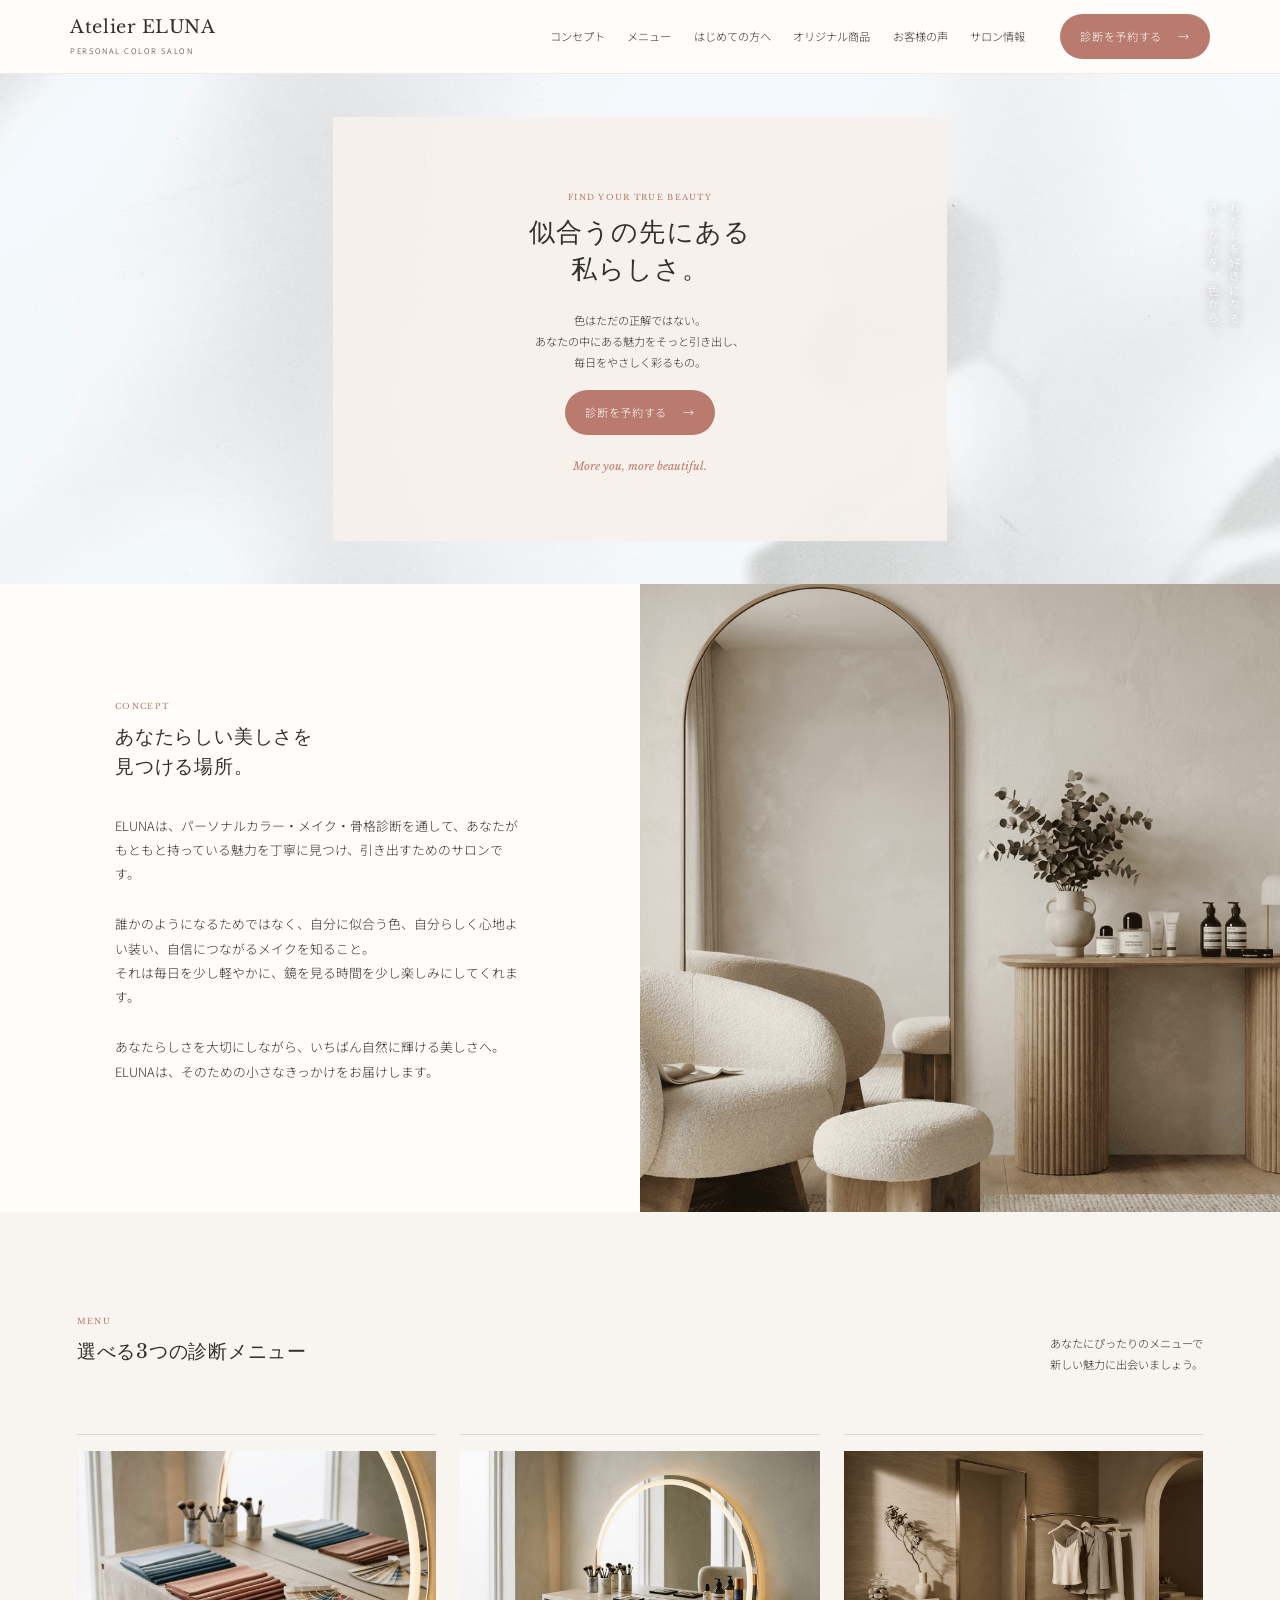
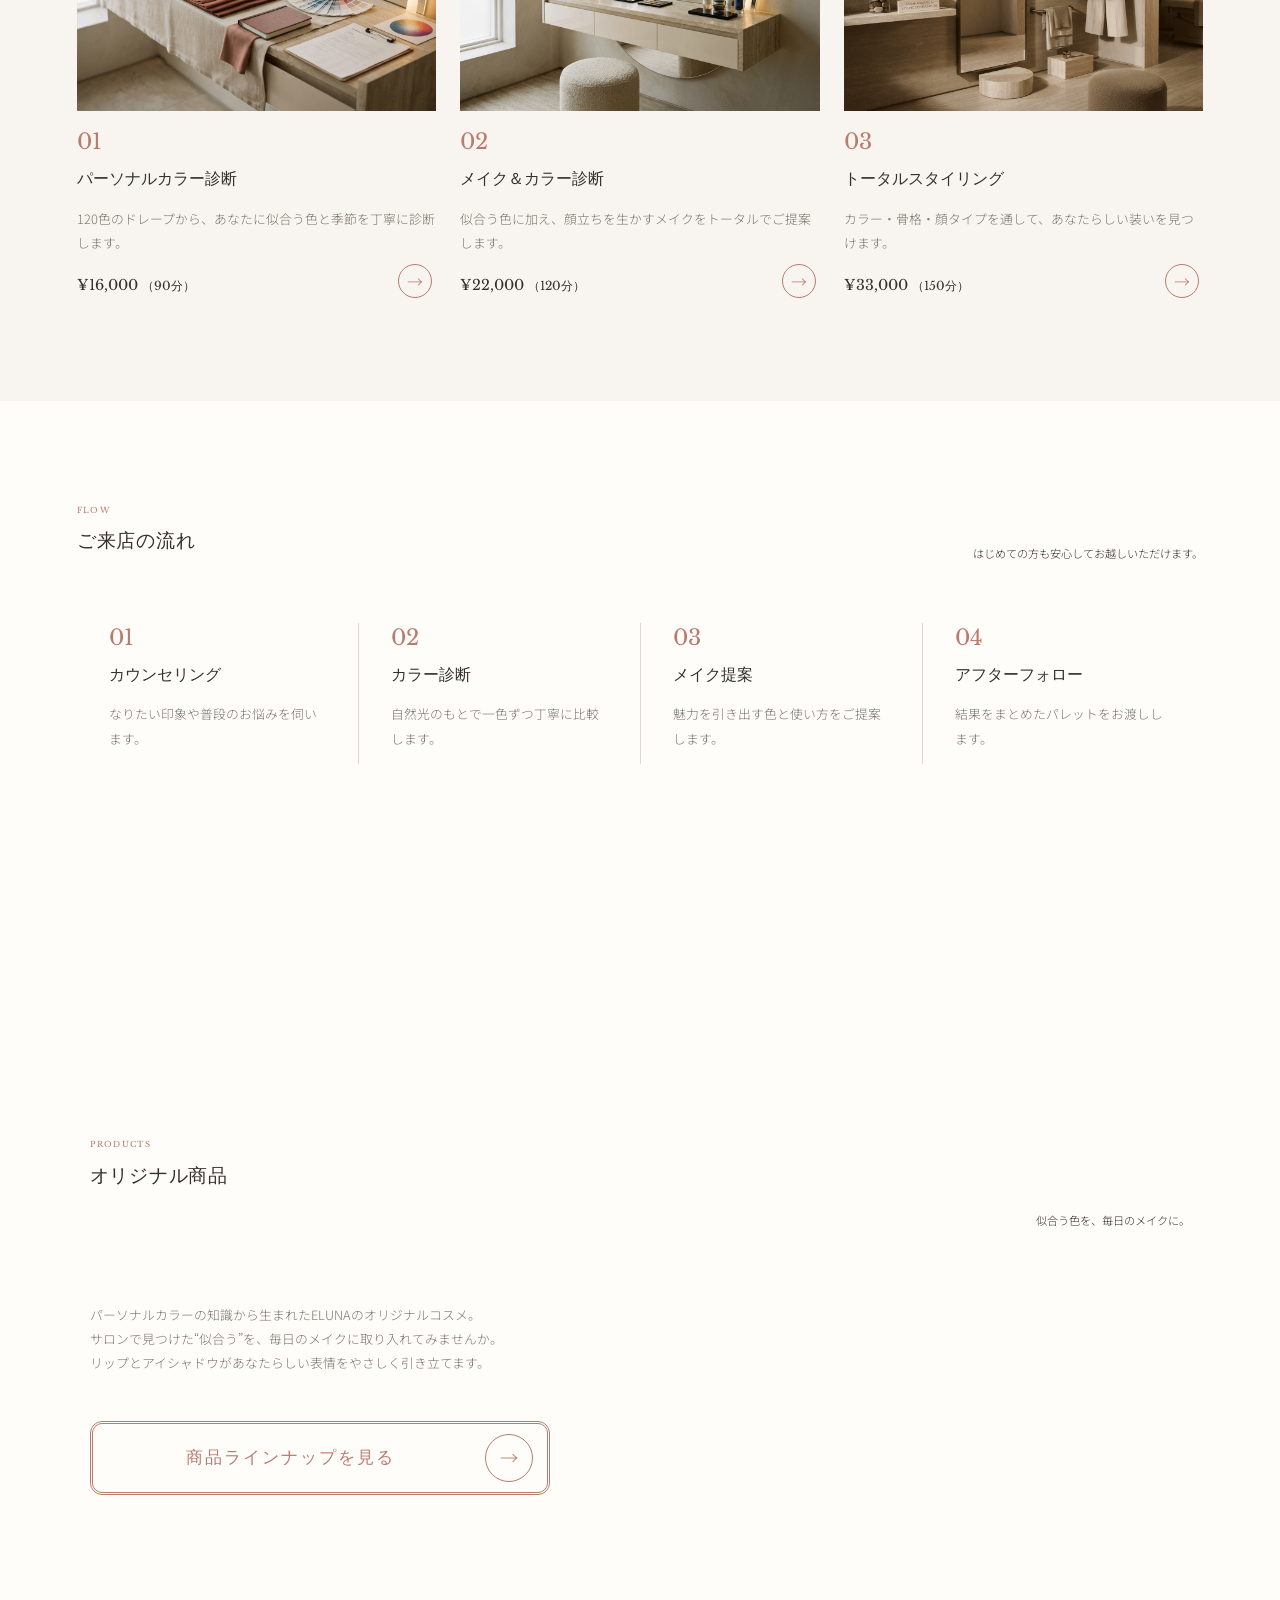
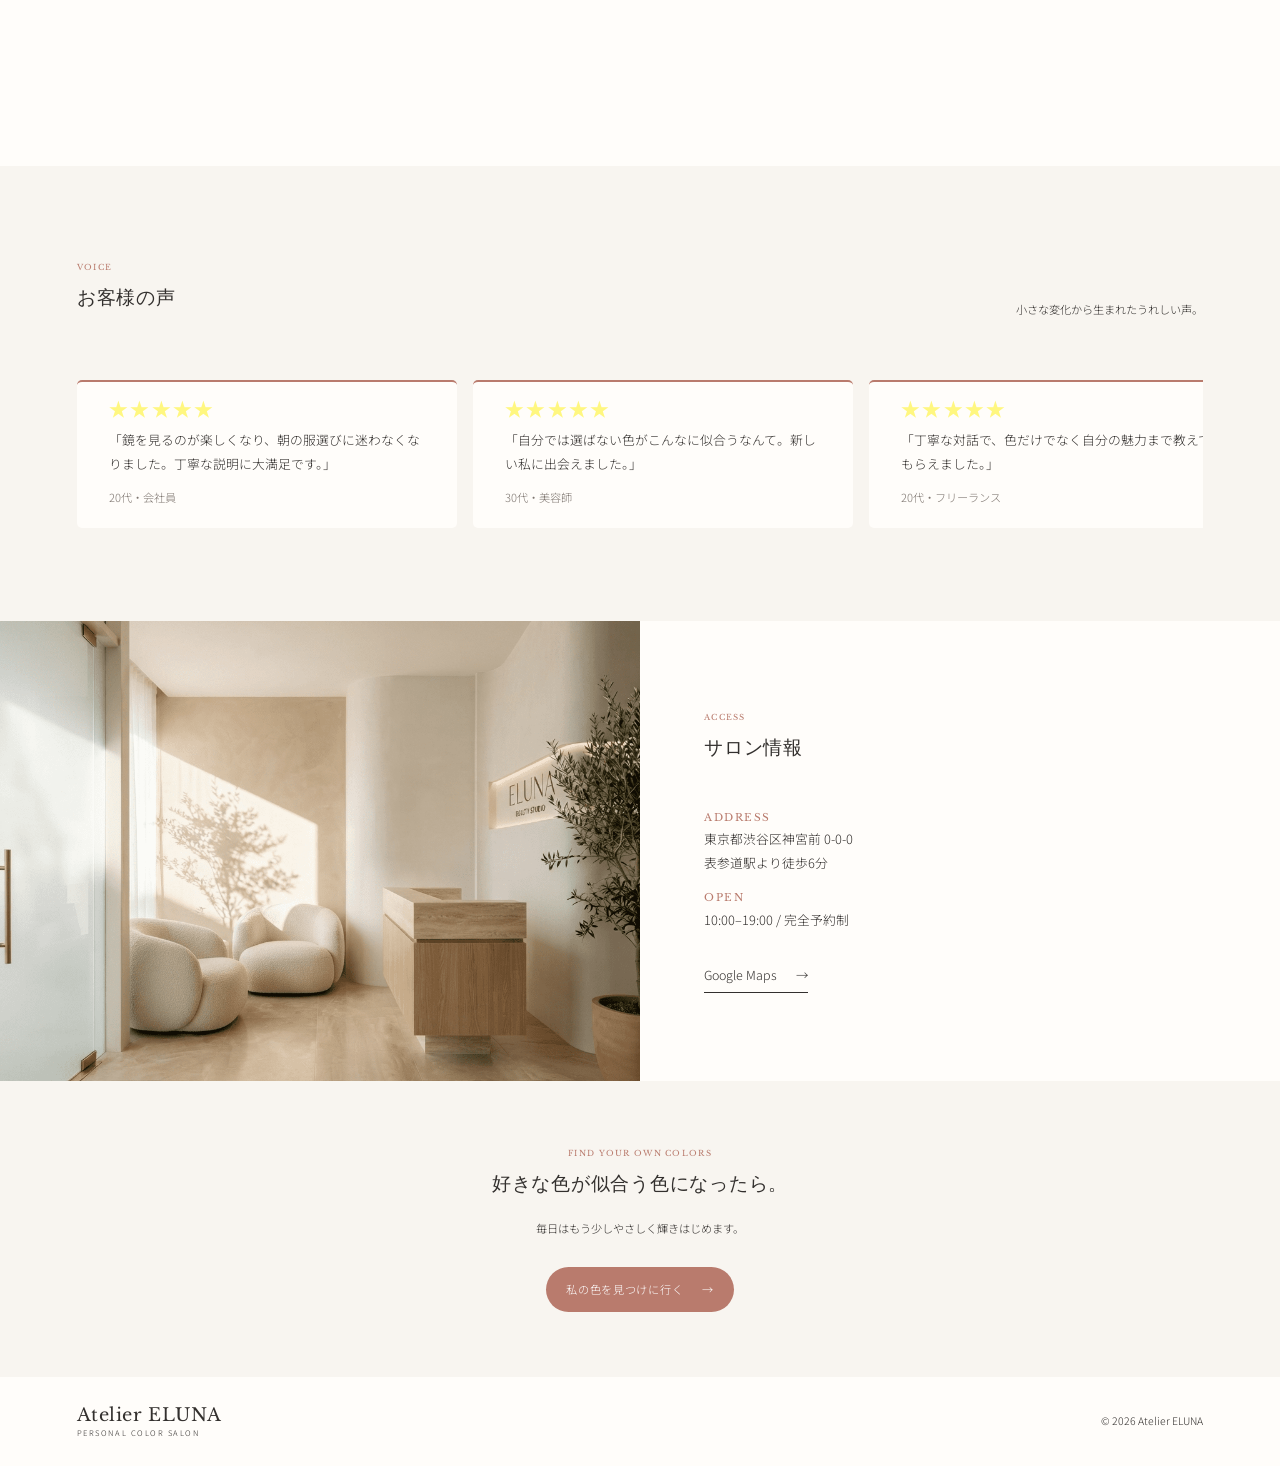
<file: index.html>
<!doctype html>
<html lang="ja">

<head>
  <meta charset="utf-8">
  <meta name="viewport" content="width=device-width, initial-scale=1">
  <meta name="description" content="Atelier ELUNAは、その人らしい美しさを見つけるパーソナルカラー診断サロンです。">
  <title>Atelier ELUNA｜パーソナルカラー診断</title>
  <link rel="icon" href="img/icon.png">
  <link rel="preconnect" href="https://fonts.googleapis.com">
  <link rel="preconnect" href="https://fonts.gstatic.com" crossorigin>
  <link
    href="https://fonts.googleapis.com/css2?family=Libre+Baskerville:ital,wght@0,400;0,700;1,400&family=Noto+Sans+JP:wght@300;400;500&display=swap"
    rel="stylesheet">
  <link rel="stylesheet" href="css/styles.css">
</head>

<body>
  <header class="site-header">
    <a class="brand" href="#top">
      <strong>Atelier ELUNA</strong>
      <small>PERSONAL COLOR SALON</small>
    </a>
    <button class="menu-button" aria-expanded="false" aria-controls="global-nav" aria-label="メニューを開く">
      <span aria-hidden="true"></span>
      <span aria-hidden="true"></span>
      <span aria-hidden="true"></span>
    </button>
    <nav id="global-nav" aria-label="メインナビゲーション">
      <a href="#concept"><span>コンセプト</span><small>CONCEPT</small></a>
      <a href="#menu"><span>メニュー</span><small>MENU</small></a>
      <a href="#flow"><span>はじめての方へ</span><small>FLOW</small></a>
      <a href="#product"><span>オリジナル商品</span><small>PRODUCTS</small></a>
      <a href="#voice"><span>お客様の声</span><small>VOICE</small></a>
      <a href="#access"><span>サロン情報</span><small>ACCESS</small></a>
    </nav>
    <button class="button button-small open-booking">診断を予約する<span>→</span></button>
  </header>

  <main id="top">
    <section class="hero">
      <p class="vertical-copy">わたしを好きになる<br>きっかけを、色から。</p>
      <div class="hero-visual" aria-hidden="true">
        <video class="hero-video" id="mainvideo" autoplay muted loop playsinline poster="img/mainvisual.jpg">
          <source src="img/main-movie-landscape.mp4" type="video/mp4">
        </video>
      </div>
      <div class="hero-copy reveal">
        <p class="eyebrow">FIND YOUR TRUE BEAUTY</p>
        <h1>似合うの先にある<br>私らしさ。</h1>
        <p>色はただの正解ではない。<br>あなたの中にある魅力をそっと引き出し、<br>毎日をやさしく彩るもの。</p>
        <button class="button button-small open-booking">診断を予約する<span>→</span></button>
        <p class="signature">More you, more beautiful.</p>
      </div>
    </section>

    <section class="split-section" id="concept">
      <div class="section-copy">
        <div class="section-heading reveal">
          <p class="eyebrow">Concept</p>
          <h2>あなたらしい美しさを<br>見つける場所。</h2>
        </div>
        <p>ELUNAは、パーソナルカラー・メイク・骨格診断を通して、あなたがもともと持っている魅力を丁寧に見つけ、引き出すためのサロンです。</p>
        <p>誰かのようになるためではなく、自分に似合う色、自分らしく心地よい装い、自信につながるメイクを知ること。
          <br>それは毎日を少し軽やかに、鏡を見る時間を少し楽しみにしてくれます。
        </p>
        <p>あなたらしさを大切にしながら、いちばん自然に輝ける美しさへ。
          <br>ELUNAは、そのための小さなきっかけをお届けします。
        </p>
      </div>
      <div class="salon-image image-panel"></div>
    </section>

    <section class="services section-pad" id="menu">
      <div class="section-heading reveal">
        <p class="eyebrow">Menu</p>
        <h2>選べる3つの診断メニュー</h2>
        <p class="heading-right">あなたにぴったりのメニューで<br>新しい魅力に出会いましょう。</p>
      </div>
      <div class="service-grid">
        <article>
          <div class="fabric fabric-a"></div><span>01</span>
          <h3>パーソナルカラー診断</h3>
          <p>120色のドレープから、あなたに似合う色と季節を丁寧に診断します。</p>
          <strong>¥16,000 <small>（90分）</small></strong>
          <a class="round-link" href="personal-color.html" aria-label="パーソナルカラー診断の詳細を見る">→</a>
        </article>
        <article>
          <div class="fabric fabric-b"></div><span>02</span>
          <h3>メイク＆カラー診断</h3>
          <p>似合う色に加え、顔立ちを生かすメイクをトータルでご提案します。</p>
          <strong>¥22,000 <small>（120分）</small></strong>
          <a class="round-link" href="makeup-color.html" aria-label="メイク＆カラー診断の詳細を見る">→</a>
        </article>
        <article>
          <div class="fabric fabric-c"></div><span>03</span>
          <h3>トータルスタイリング</h3>
          <p>カラー・骨格・顔タイプを通して、あなたらしい装いを見つけます。</p>
          <strong>¥33,000 <small>（150分）</small></strong>
          <a class="round-link" href="total-styling.html" aria-label="トータルスタイリングの詳細を見る">→</a>
        </article>
      </div>
    </section>

    <section class="flow section-pad" id="flow">
      <div class="section-heading reveal">
        <p class="eyebrow">Flow</p>
        <h2>ご来店の流れ</h2>
        <p class="heading-right">はじめての方も安心してお越しいただけます。</p>
      </div>
      <ol>
        <li><span>01</span>
          <h3>カウンセリング</h3>
          <p>なりたい印象や普段のお悩みを伺います。</p>
        </li>
        <li><span>02</span>
          <h3>カラー診断</h3>
          <p>自然光のもとで一色ずつ丁寧に比較します。</p>
        </li>
        <li><span>03</span>
          <h3>メイク提案</h3>
          <p>魅力を引き出す色と使い方をご提案します。</p>
        </li>
        <li><span>04</span>
          <h3>アフターフォロー</h3>
          <p>結果をまとめたパレットをお渡しします。</p>
        </li>
      </ol>
    </section>

    <section class="products-section" id="product">
      <div class="product-media">
        <img class="product-img" src="img/product-visual.png" alt="オリジナルリップとアイシャドウ">
      </div>
      <div class="swatch">
        <div class="section-heading reveal">
          <p class="eyebrow">Products</p>
          <h2>オリジナル商品</h2>
          <p class="heading-right">似合う色を、毎日のメイクに。</p>
        </div>
        <img class="mediaquery-img" src="img/product-visual.png" alt="オリジナルリップとアイシャドウ">
        <p>
          パーソナルカラーの知識から生まれたELUNAのオリジナルコスメ。
          <br>サロンで見つけた“似合う”を、毎日のメイクに取り入れてみませんか。
          <br>リップとアイシャドウがあなたらしい表情をやさしく引き立てます。
        </p>
        <a href="original-product.html" class="product-link product-link-outline">
          <span class="product-link-label">商品ラインナップを見る</span>
          <span class="product-link-arrow" aria-hidden="true">→</span>
        </a>
      </div>
    </section>

    <section class="voices section-pad" id="voice">
      <div class="section-heading reveal">
        <p class="eyebrow">Voice</p>
        <h2>お客様の声</h2>
        <p class="heading-right">小さな変化から生まれたうれしい声。</p>
      </div>
      <div class="voice-marquee">
        <div class="voice-grid">
          <div class="voice-group">
            <blockquote>
              <div class="voice-rating" aria-label="満足度5点満点中5点"><span aria-hidden="true">★★★★★</span></div>
              「鏡を見るのが楽しくなり、朝の服選びに迷わなくなりました。丁寧な説明に大満足です。」<cite>20代・会社員</cite>
            </blockquote>
            <blockquote>
              <div class="voice-rating" aria-label="満足度5点満点中5点"><span aria-hidden="true">★★★★★</span></div>
              「自分では選ばない色がこんなに似合うなんて。新しい私に出会えました。」<cite>30代・美容師</cite>
            </blockquote>
            <blockquote>
              <div class="voice-rating" aria-label="満足度5点満点中5点"><span aria-hidden="true">★★★★★</span></div>
              「丁寧な対話で、色だけでなく自分の魅力まで教えてもらえました。」<cite>20代・フリーランス</cite>
            </blockquote>
          </div>
          <div class="voice-group" aria-hidden="true">
            <blockquote>
              <div class="voice-rating" aria-label="満足度5点満点中5点"><span aria-hidden="true">★★★★★</span></div>
              「鏡を見るのが楽しくなり、朝の服選びに迷わなくなりました。丁寧な説明に大満足です。」<cite>20代・会社員</cite>
            </blockquote>
            <blockquote>
              <div class="voice-rating" aria-label="満足度5点満点中5点"><span aria-hidden="true">★★★★★</span></div>
              「自分では選ばない色がこんなに似合うなんて。新しい私に出会えました。」<cite>30代・美容師</cite>
            </blockquote>
            <blockquote>
              <div class="voice-rating" aria-label="満足度5点満点中5点"><span aria-hidden="true">★★★★★</span></div>
              「丁寧な対話で、色だけでなく自分の魅力まで教えてもらえました。」<cite>20代・フリーランス</cite>
            </blockquote>
          </div>
        </div>
      </div>
    </section>

    <section class="access" id="access">
      <div class="salon-image-bottom image-panel"></div>
      <div class="section-copy">
        <div class="section-heading reveal">
          <p class="eyebrow">Access</p>
          <h2>サロン情報</h2>
        </div>
        <dl>
          <dt>ADDRESS</dt>
          <dd>東京都渋谷区神宮前 0-0-0<br>表参道駅より徒歩6分</dd>
          <dt>OPEN</dt>
          <dd>10:00–19:00 / 完全予約制</dd>
        </dl><a class="text-link" href="https://maps.google.com" target="_blank" rel="noreferrer">Google Maps
          <span>→</span></a>
      </div>
    </section>

    <section class="closing">
      <p class="eyebrow">FIND YOUR OWN COLORS</p>
      <h2>好きな色が似合う色になったら。</h2>
      <p>毎日はもう少しやさしく輝きはじめます。</p>
      <button class="button button-small open-booking">私の色を見つけに行く <span>→</span></button>
    </section>
  </main>

  <footer>
    <a class="brand" href="#top">
      <strong>Atelier ELUNA</strong>
      <small>PERSONAL COLOR SALON</small>
    </a>
    <p class="copyright">© 2026 Atelier ELUNA</p>
  </footer>

  <dialog id="booking-dialog">
    <button class="dialog-close" aria-label="閉じる">×</button>
    <p class="eyebrow">Reservation</p>
    <h2>診断を予約する</h2>
    <form id="booking-form">
      <label>お名前<input name="name" autocomplete="name" required></label>
      <label>メールアドレス<input type="email" name="email" autocomplete="email" required></label>
      <label>ご希望メニュー
        <select name="menu">
          <option>パーソナルカラー診断</option>
          <option>メイク＆カラー診断</option>
          <option>トータルスタイリング</option>
          <option>オリジナル商品のお試し</option>
        </select>
      </label>
      <label>ご希望日<input type="date" name="date" required></label>
      <button class="button" type="submit">予約リクエストを送る →</button>
    </form>
    <div class="form-success" hidden>
      <h3>ありがとうございます。</h3>
      <p>予約リクエストを受け付けました。
        <br>確認メールをお送りします。
      </p>
    </div>
  </dialog>
  <script src="js/script.js"></script>
</body>

</html>
</file>
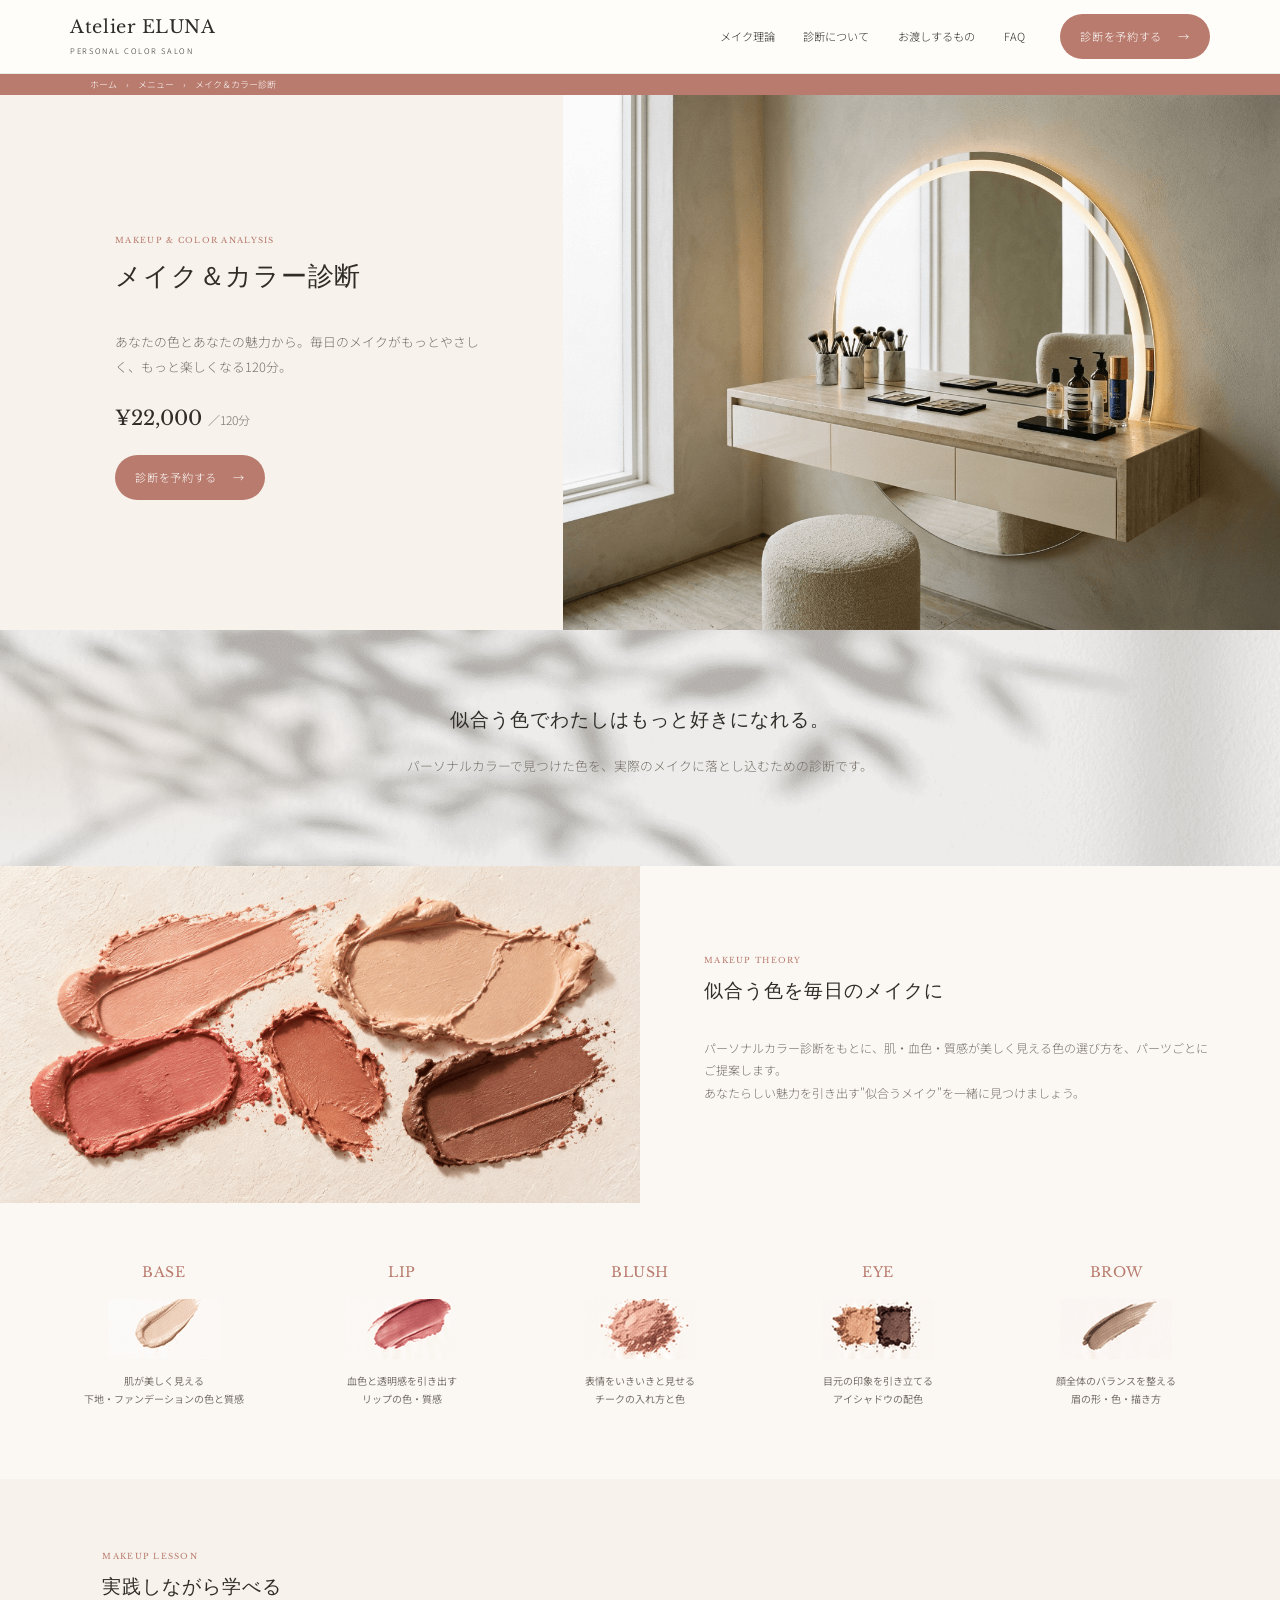
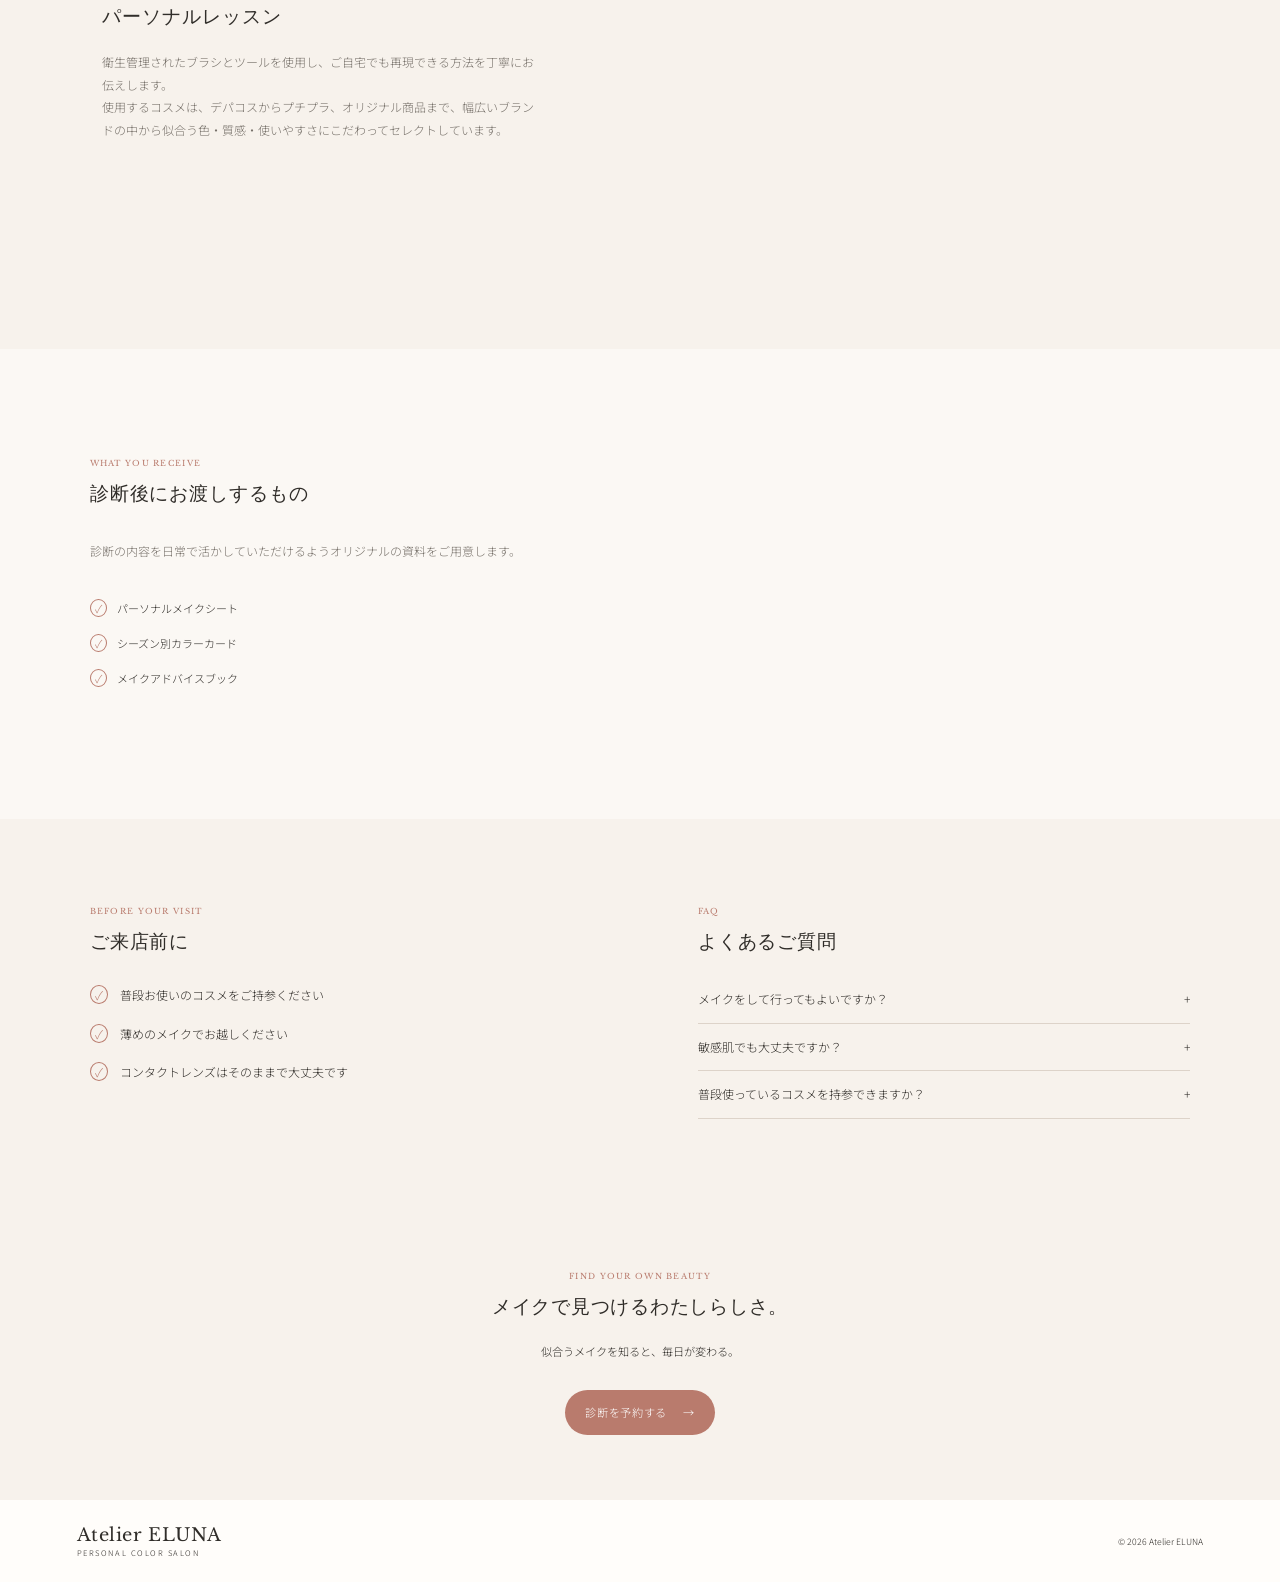
<file: makeup-color.html>
<!doctype html>
<html lang="ja">

<head>
    <meta charset="UTF-8">
    <meta name="viewport" content="width=device-width,initial-scale=1">
    <title>メイク＆カラー診断 120分の流れ｜Atelier ELUNA</title>
    <link rel="icon" href="img/icon.png">
    <link rel="preconnect" href="https://fonts.googleapis.com">
    <link rel="preconnect" href="https://fonts.gstatic.com" crossorigin>
    <link
        href="https://fonts.googleapis.com/css2?family=Libre+Baskerville:wght@400;700&family=Noto+Sans+JP:wght@300;400;500&display=swap"
        rel="stylesheet">
    <link rel="stylesheet" href="css/styles-personsal-color.css">
</head>

<body class="makeup-color-page">
    <header class="site-header">
        <a class="brand" href="index.html">
            <strong>Atelier ELUNA</strong>
            <small>PERSONAL COLOR SALON</small>
        </a>
        <button class="menu-button" type="button" aria-expanded="false" aria-controls="page-nav" aria-label="メニューを開く">
            <span aria-hidden="true"></span>
            <span aria-hidden="true"></span>
            <span aria-hidden="true"></span>
        </button>
        <nav id="page-nav" aria-label="ページ内ナビゲーション">
            <a href="#theory">メイク理論</a>
            <a href="#lesson">診断について</a>
            <a href="#receive">お渡しするもの</a>
            <a href="#faq">FAQ</a>
        </nav>
        <button class="cta data-booking">診断を予約する<span>→</span></button>
    </header>

    <div class="crumb">
        <a href="index.html">ホーム</a>　›　<a href="index.html#menu">メニュー</a>　›　メイク＆カラー診断
    </div>

    <main>
        <section class="hero">
            <div class="hero-copy">
                <p class="eyebrow">MAKEUP & COLOR ANALYSIS</p>
                <h1>メイク＆カラー診断</h1>
                <p>あなたの色とあなたの魅力から。毎日のメイクがもっとやさしく、もっと楽しくなる120分。</p>
                <p class="price">¥22,000 <small>／120分</small></p>
                <button class="cta data-booking">診断を予約する<span>→</span></button>
            </div>
            <div class="hero-media">
                <img src="img/salon3.png" alt="メイクとカラー診断のワークステーション">
            </div>
        </section>

        <section class="intro">
            <div class="reveal">
                <h2>似合う色でわたしはもっと好きになれる。</h2>
                <p>パーソナルカラーで見つけた色を、実際のメイクに落とし込むための診断です。</p>
            </div>
        </section>

        <section class="split" id="theory">
            <div class="texture">
                <img src="img/cosme-image.png" alt="メイクカラーと質感">
                <div class="texture-copy">
                    <div class="reveal">
                        <p class="eyebrow">MAKEUP THEORY</p>
                        <h2 class="section-title">似合う色を毎日のメイクに</h2>
                    </div>
                    <p>パーソナルカラー診断をもとに、肌・血色・質感が美しく見える色の選び方を、パーツごとにご提案します。
                        <br>あなたらしい魅力を引き出す"似合うメイク"を一緒に見つけましょう。
                    </p>
                </div>
            </div>
            <div class="texture-grid">
                <article>
                    <h3>BASE</h3>
                    <img src="img/makeup-base.png" alt="ベースメイクの質感見本">
                    <p>肌が美しく見える<br>下地・ファンデーションの色と質感</p>
                </article>
                <article>
                    <h3>LIP</h3>
                    <img src="img/makeup-lip.png" alt="リップの質感見本">
                    <p>血色と透明感を引き出す<br>リップの色・質感</p>
                </article>
                <article>
                    <h3>BLUSH</h3>
                    <img src="img/makeup-blush.png" alt="チークの質感見本">
                    <p>表情をいきいきと見せる<br>チークの入れ方と色</p>
                </article>
                <article>
                    <h3>EYE</h3>
                    <img src="img/makeup-eye.png" alt="アイシャドウの質感見本">
                    <p>目元の印象を引き立てる<br>アイシャドウの配色</p>
                </article>
                <article>
                    <h3>BROW</h3>
                    <img src="img/makeup-brow.png" alt="アイブロウの質感見本">
                    <p>顔全体のバランスを整える<br>眉の形・色・描き方</p>
                </article>
            </div>
        </section>

        <section class="lesson" id="lesson">
            <div class="lesson-copy">
                <div class="reveal">
                    <p class="eyebrow">MAKEUP LESSON</p>
                    <h2 class="section-title">実践しながら学べる<br>パーソナルレッスン</h2>
                </div>
                <p>衛生管理されたブラシとツールを使用し、ご自宅でも再現できる方法を丁寧にお伝えします。
                    <br>使用するコスメは、デパコスからプチプラ、オリジナル商品まで、幅広いブランドの中から似合う色・質感・使いやすさにこだわってセレクトしています。
                </p>
            </div>
            <img src="img/makeup-lesson.png" alt="衛生的なブラシを使ったレッスン">
        </section>

        <section class="receive" id="receive">
            <img src="img/makeup-face-chart.png" alt="診断後にお渡しする分析シート">
            <div class="receive-copy">
                <div class="reveal">
                    <p class="eyebrow">WHAT YOU RECEIVE</p>
                    <h2 class="section-title">診断後にお渡しするもの</h2>
                </div>
                <p>診断の内容を日常で活かしていただけるようオリジナルの資料をご用意します。</p>
                <ul class="checks">
                    <li>パーソナルメイクシート</li>
                    <li>シーズン別カラーカード</li>
                    <li>メイクアドバイスブック</li>
                </ul>
            </div>
        </section>

        <section class="section two-col" id="faq">
            <div>
                <div class="reveal">
                    <p class="eyebrow">BEFORE YOUR VISIT</p>
                    <h2 class="section-title">ご来店前に</h2>
                </div>
                <ul class="check-list">
                    <li>普段お使いのコスメをご持参ください</li>
                    <li>薄めのメイクでお越しください</li>
                    <li>コンタクトレンズはそのままで大丈夫です</li>
                </ul>
            </div>
            <div class="faq">
                <div class="reveal">
                    <p class="eyebrow">FAQ</p>
                    <h2 class="section-title">よくあるご質問</h2>
                </div>
                <details>
                    <summary>メイクをして行ってもよいですか？</summary>
                    <p>薄めのメイクでお越しください。</p>
                </details>
                <details>
                    <summary>敏感肌でも大丈夫ですか？</summary>
                    <p>事前にスタッフへお知らせください。</p>
                </details>
                <details>
                    <summary>普段使っているコスメを持参できますか？</summary>
                    <p>ぜひお持ちください。</p>
                </details>
            </div>
        </section>

        <section class="closing">
            <p class="eyebrow">FIND YOUR OWN BEAUTY</p>
            <h2>メイクで見つけるわたしらしさ。</h2>
            <p>似合うメイクを知ると、毎日が変わる。</p>
            <button class="cta data-booking">診断を予約する<span>→</span></button>
        </section>
    </main>

    <footer>
        <a class="brand" href="index.html">
            <strong>Atelier ELUNA</strong>
            <small>PERSONAL COLOR SALON</small>
        </a>
        <small class="copyright">© 2026 Atelier ELUNA</small>
    </footer>

    <dialog id="booking">
        <button class="close" aria-label="閉じる">×</button>
        <p class="eyebrow">Reservation</p>
        <h2>診断を予約する</h2>
        <form id="booking-form">
            <label>お名前<input name="name" autocomplete="name" required></label>
            <label>メールアドレス<input type="email" name="email" autocomplete="email" required></label>
            <label>ご希望メニュー
                <select name="menu">
                    <option>メイク＆カラー診断</option>
                    <option>パーソナルカラー診断</option>
                    <option>トータルスタイリング</option>
                    <option>オリジナル商品のお試し</option>
                </select>
            </label>
            <label>ご希望日<input type="date" name="date" required></label>
            <button class="button cta" type="submit">予約リクエストを送る →</button>
        </form>
        <div class="form-success" hidden>
            <h3>ありがとうございます。</h3>
            <p>予約リクエストを受け付けました。
                <br>確認メールをお送りします。
            </p>
        </div>
    </dialog>
    <a class="to-home" href="index.html" aria-label="ホームに戻る" aria-hidden="true">HOME</a>
    <script src="js/script-personsal-color.js"></script>
</body>

</html>
</file>
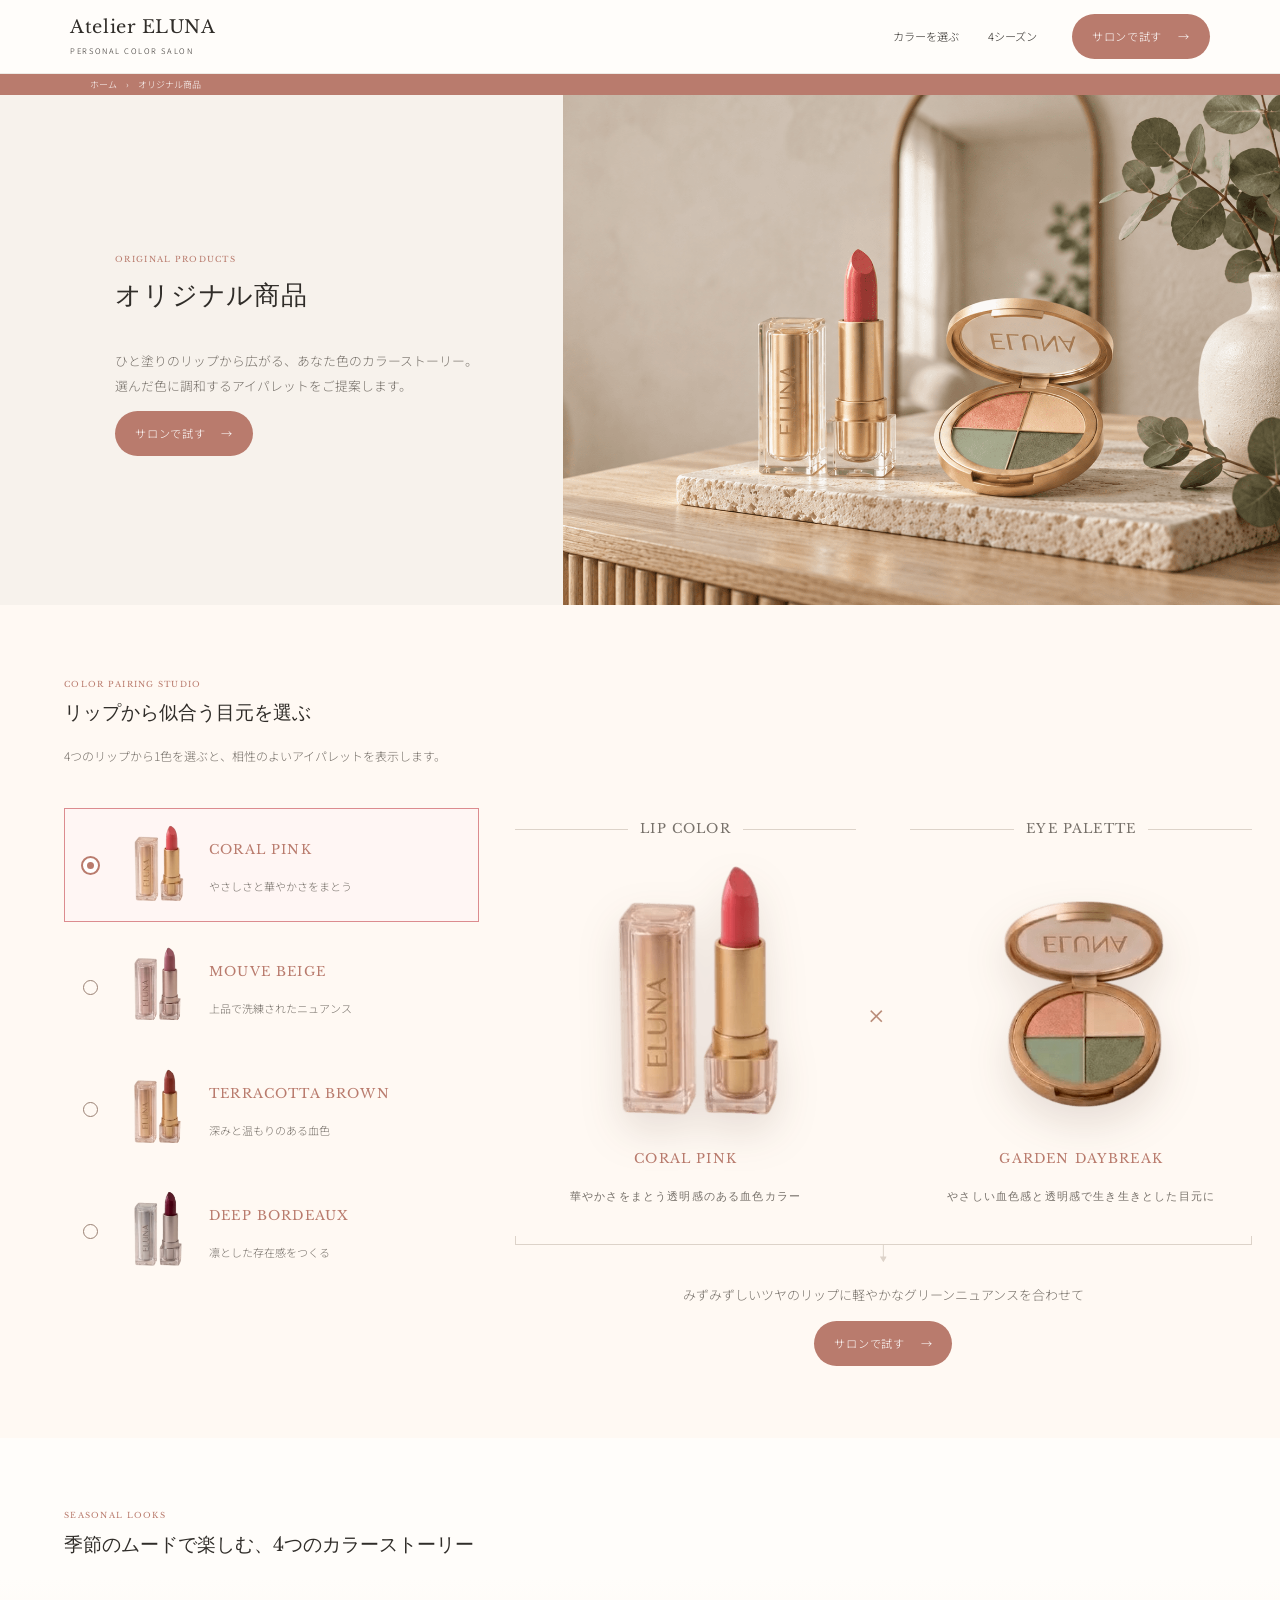
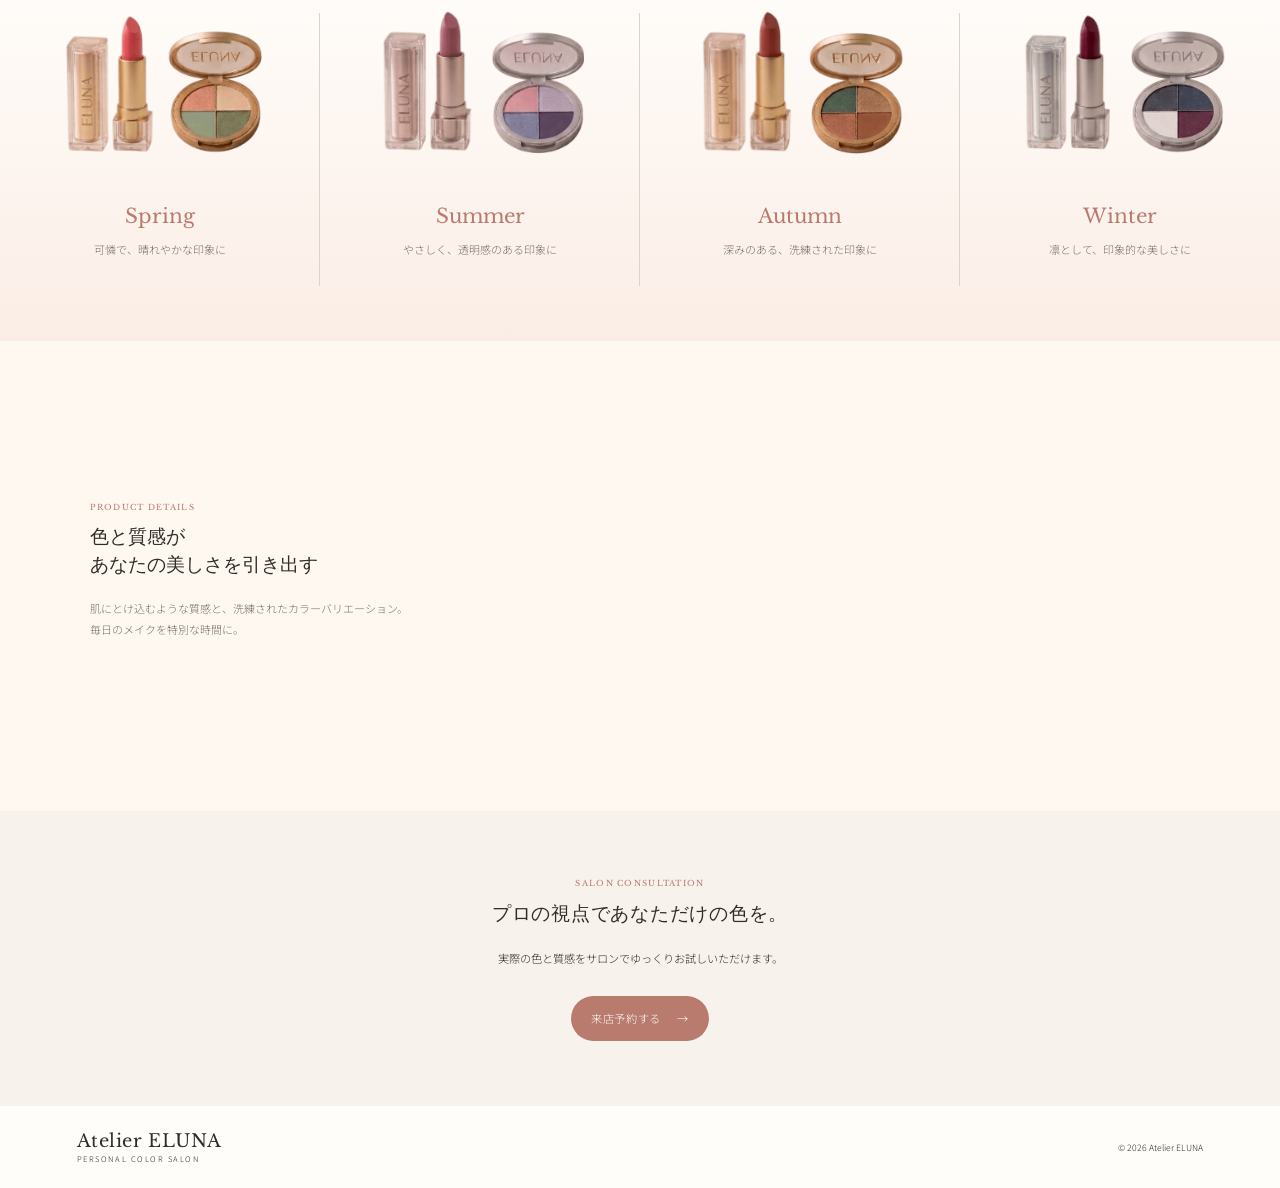
<file: original-product.html>
<!doctype html>
<html lang="ja">

<head>
    <meta charset="UTF-8">
    <meta name="viewport" content="width=device-width,initial-scale=1">
    <meta name="description" content="リップから似合うアイカラーを選べるAtelier ELUNAのオリジナルコスメ。">
    <title>オリジナル商品｜Atelier ELUNA</title>
    <link rel="icon" href="img/icon.png">
    <link rel="preconnect" href="https://fonts.googleapis.com">
    <link rel="preconnect" href="https://fonts.gstatic.com" crossorigin>
    <link
        href="https://fonts.googleapis.com/css2?family=Libre+Baskerville:wght@400;700&family=Noto+Sans+JP:wght@300;400;500&display=swap"
        rel="stylesheet">
    <link rel="stylesheet" href="css/styles-personsal-color.css">
</head>

<body class="pairing-page">
    <header class="site-header">
        <a class="brand" href="index.html">
            <strong>Atelier ELUNA</strong>
            <small>PERSONAL COLOR SALON</small>
        </a>
        <button class="menu-button" type="button" aria-expanded="false" aria-controls="page-nav" aria-label="メニューを開く">
            <span aria-hidden="true"></span>
            <span aria-hidden="true"></span>
            <span aria-hidden="true"></span>
        </button>
        <nav id="page-nav" aria-label="ページ内ナビゲーション">
            <a href="#studio">カラーを選ぶ</a>
            <a href="#looks">4シーズン</a>
        </nav>
        <button class="cta data-booking" href="#">サロンで試す<span>→</span></button>
    </header>

    <div class="crumb">
        <a href="index.html">ホーム</a>　›　<a href="index.html#product">オリジナル商品</a>
    </div>

    <main>
        <section class="hero">
            <div class="hero-copy">
                <p class="eyebrow">ORIGINAL PRODUCTS</p>
                <h1>オリジナル商品</h1>
                <p>ひと塗りのリップから広がる、あなた色のカラーストーリー。
                    <br>選んだ色に調和するアイパレットをご提案します。
                </p>
                <button class="cta data-booking" href="#">サロンで試す<span>→</span></button>
            </div>
            <div class="hero-media">
                <img src="img/product-visual.png" alt="オリジナル商品例">
            </div>
        </section>

        <section class="pairing-studio" id="studio">
            <div class="studio-intro">
                <div class="reveal">
                    <p class="eyebrow">COLOR PAIRING STUDIO</p>
                    <h2>リップから似合う目元を選ぶ</h2>
                </div>
                <p>4つのリップから1色を選ぶと、相性のよいアイパレットを表示します。</p>
            </div>
            <div class="studio-layout">
                <div class="shade-list" role="tablist" aria-label="リップカラー">
                    <button class="shade-option is-active" role="tab" aria-selected="true" data-season="spring">
                        <span class="radio"></span>
                        <img src="img/lip1-Photoroom.png" alt="">
                        <span><b>CORAL PINK</b><small>やさしさと華やかさをまとう</small></span>
                    </button>
                    <button class="shade-option" role="tab" aria-selected="false" data-season="summer">
                        <span class="radio"></span>
                        <img src="img/lip2-Photoroom.png" alt="">
                        <span><b>MOUVE BEIGE</b><small>上品で洗練されたニュアンス</small></span>
                    </button>
                    <button class="shade-option" role="tab" aria-selected="false" data-season="autumn">
                        <span class="radio"></span>
                        <img src="img/lip3-Photoroom.png" alt="">
                        <span><b>TERRACOTTA BROWN</b><small>深みと温もりのある血色</small></span>
                    </button>
                    <button class="shade-option" role="tab" aria-selected="false" data-season="winter">
                        <span class="radio"></span>
                        <img src="img/lip4-Photoroom.png" alt="">
                        <span><b>DEEP BORDEAUX</b><small>凛とした存在感をつくる</small></span>
                    </button>
                </div>
                <div class="selected-pair" aria-live="polite">
                    <div class="selected-product">
                        <p class="product-category">LIP COLOR</p>
                        <img id="selected-lip" src="img/lip1-Photoroom.png" alt="シアーコーラルピンク">
                        <h3 id="lip-name">CORAL PINK</h3>
                        <p id="lip-copy">華やかさをまとう透明感のある血色カラー</p>
                    </div>
                    <span class="pair-mark">×</span>
                    <div class="selected-product">
                        <p class="product-category">EYE PALETTE</p>
                        <img id="selected-eye" src="img/eyeshadow1-Photoroom.png" alt="Springアイパレット">
                        <h3 id="eye-name">GARDEN DAYBREAK</h3>
                        <p id="eye-copy">やさしい血色感と透明感で生き生きとした目元に</p>
                    </div>
                    <div class="finish-note">
                        <p id="finish-copy">みずみずしいツヤのリップに軽やかなグリーンニュアンスを合わせて</p>
                        <button class="cta data-booking" type="button">サロンで試す<span>→</span></button>
                    </div>
                </div>
            </div>
        </section>

        <section class="seasonal-looks" id="looks">
            <div class="seasonal-title reveal">
                <p class="eyebrow">SEASONAL LOOKS</p>
                <h2>季節のムードで楽しむ、4つのカラーストーリー</h2>
            </div>
            <div class="season-grid"></div>
        </section>
        <section class="product-detail">
            <div class="detail-text">
                <div class="reveal">
                    <p class="eyebrow">PRODUCT DETAILS</p>
                    <h2>色と質感が<br>あなたの美しさを引き出す</h2>
                </div>
                <p>肌にとけ込むような質感と、洗練されたカラーバリエーション。
                    <br>毎日のメイクを特別な時間に。</p>
            </div>
            <img src="img/product-detail.png" alt="オリジナルリップとアイシャドウ">
        </section>

        <section class="closing">
            <p class="eyebrow">SALON CONSULTATION</p>
            <h2>プロの視点であなただけの色を。</h2>
            <p>実際の色と質感をサロンでゆっくりお試しいただけます。</p>
            <button class="cta data-booking">来店予約する<span>→</span></button>
        </section>
    </main>

    <footer>
        <a class="brand" href="index.html">
            <strong>Atelier ELUNA</strong>
            <small>PERSONAL COLOR SALON</small>
        </a>
        <small class="copyright">© 2026 Atelier ELUNA</small>
    </footer>

    <dialog id="booking">
        <button class="close" aria-label="閉じる">×</button>
        <p class="eyebrow">Reservation</p>
        <h2>診断を予約する</h2>
        <form id="booking-form">
            <label>お名前<input name="name" autocomplete="name" required></label>
            <label>メールアドレス<input type="email" name="email" autocomplete="email" required></label>
            <label>ご希望メニュー
                <select name="menu">
                    <option>オリジナル商品のお試し</option>
                    <option>パーソナルカラー診断</option>
                    <option>メイク＆カラー診断</option>
                    <option>トータルスタイリング</option>
                </select>
            </label>
            <label>ご希望日<input type="date" name="date" required></label>
            <button class="button cta data-booking" type="submit">予約リクエストを送る →</button>
        </form>
        <div class="form-success" hidden>
            <h3>ありがとうございます。</h3>
            <p>予約リクエストを受け付けました。
                <br>確認メールをお送りします。
            </p>
        </div>
    </dialog>
    <a class="to-home" href="index.html" aria-label="ホームに戻る" aria-hidden="true">HOME</a>
    <script src="js/script-personsal-color.js"></script>
</body>

</html>
</file>
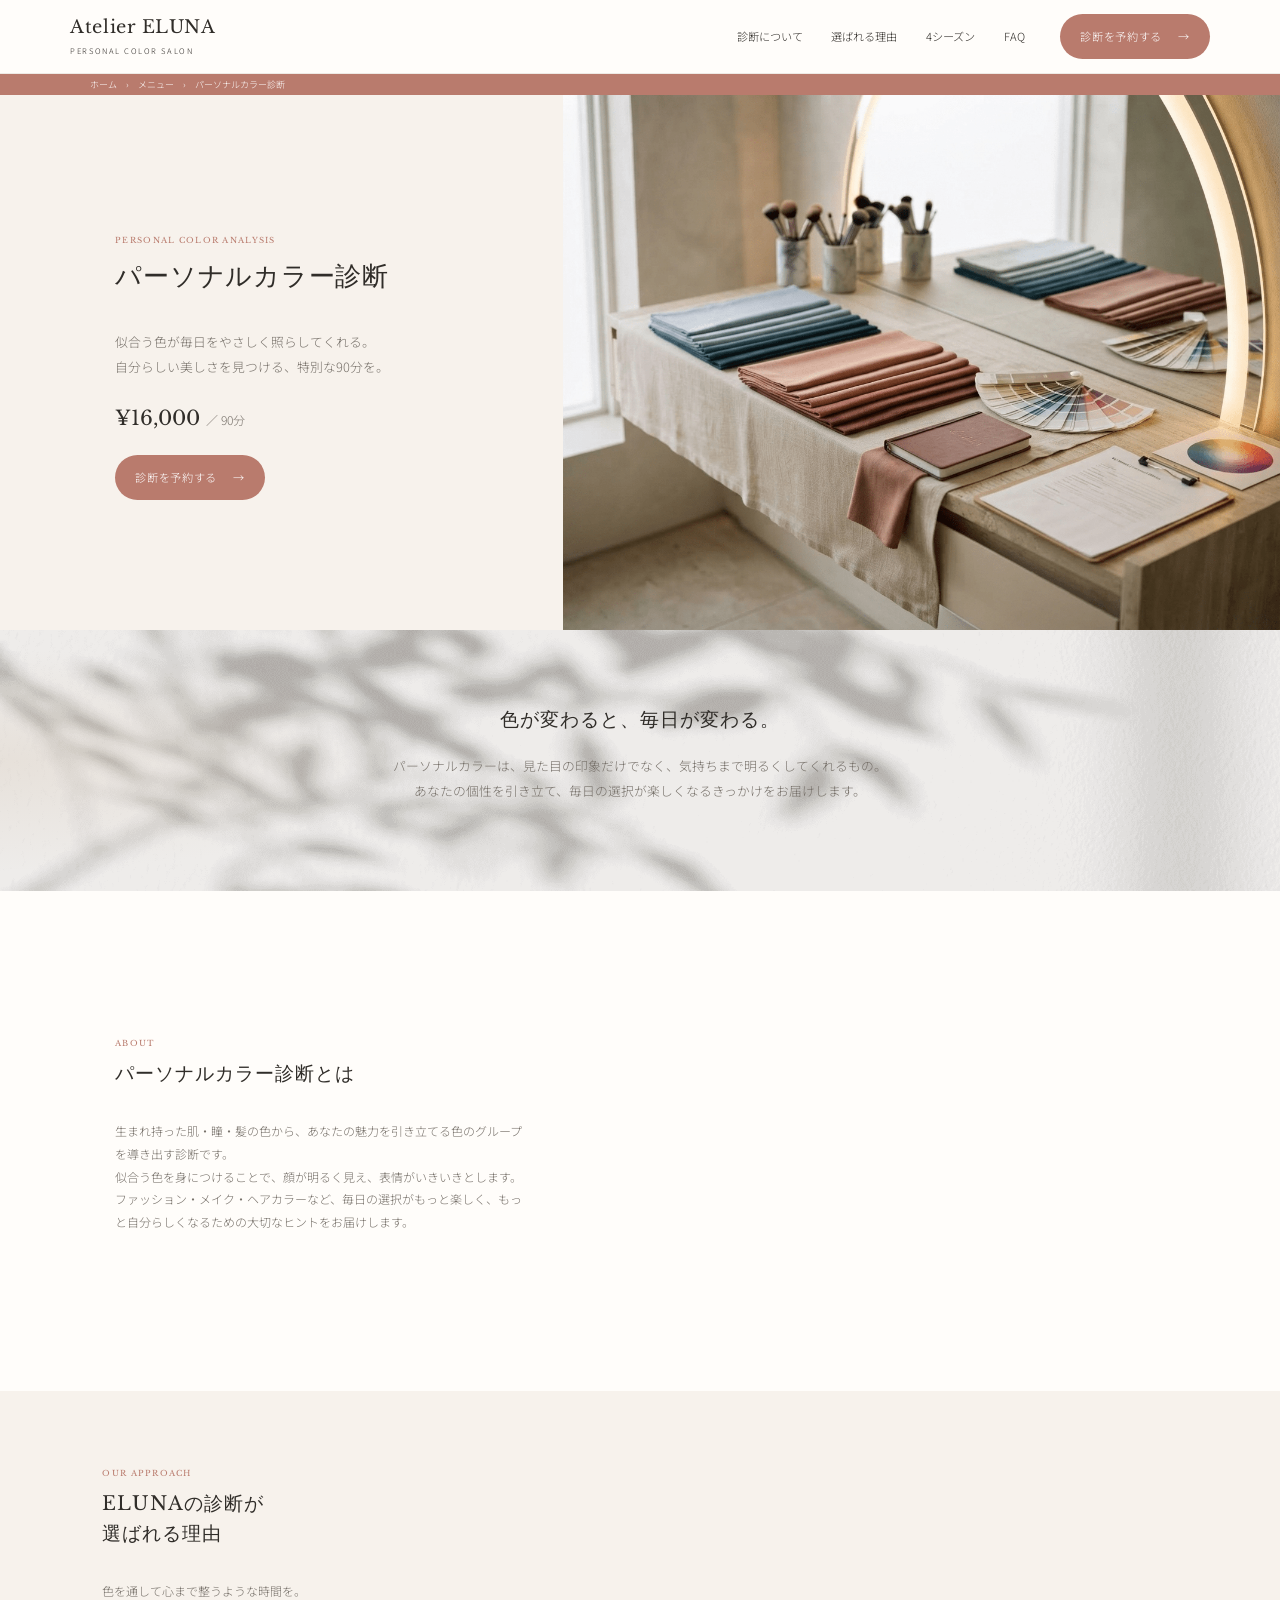
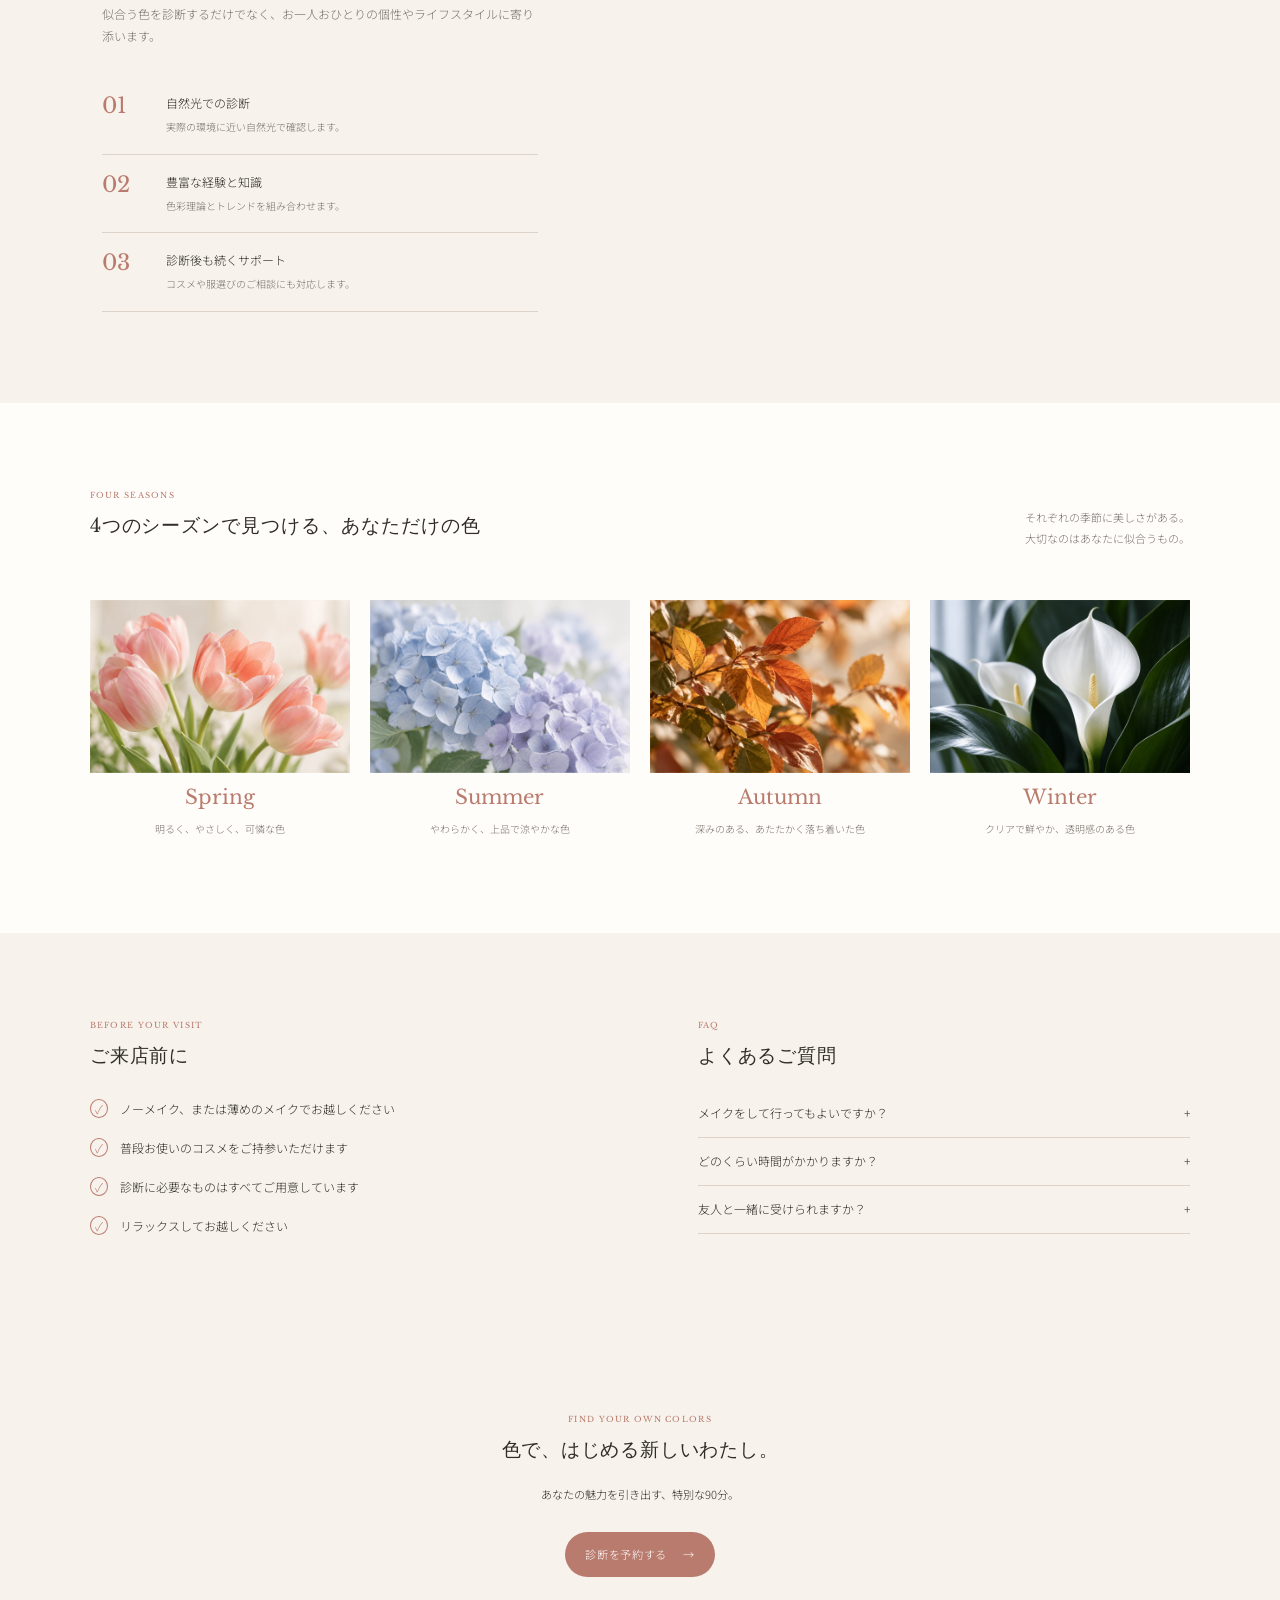
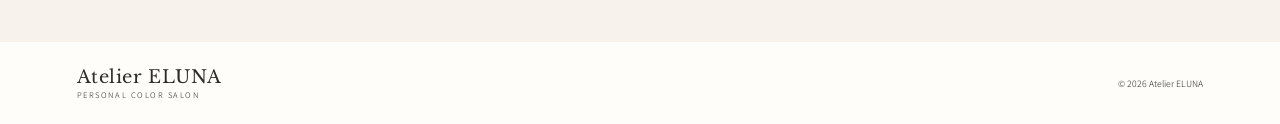
<file: personal-color.html>
<!doctype html>
<html lang="ja">

<head>
    <meta charset="UTF-8">
    <meta name="viewport" content="width=device-width,initial-scale=1">
    <title>パーソナルカラー診断｜Atelier ELUNA</title>
    <link rel="icon" href="img/icon.png">
    <link rel="preconnect" href="https://fonts.googleapis.com">
    <link rel="preconnect" href="https://fonts.gstatic.com" crossorigin>
    <link
        href="https://fonts.googleapis.com/css2?family=Libre+Baskerville:wght@400;700&family=Noto+Sans+JP:wght@300;400;500&display=swap"
        rel="stylesheet">
    <link rel="stylesheet" href="css/styles-personsal-color.css">
</head>

<body class="personal-color-page">
    <header class="site-header">
        <a class="brand" href="index.html">
            <strong>Atelier ELUNA</strong>
            <small>PERSONAL COLOR SALON</small>
        </a>
        <button class="menu-button" type="button" aria-expanded="false" aria-controls="page-nav" aria-label="メニューを開く">
            <span aria-hidden="true"></span>
            <span aria-hidden="true"></span>
            <span aria-hidden="true"></span>
        </button>
        <nav id="page-nav" aria-label="ページ内ナビゲーション">
            <a href="#about">診断について</a>
            <a href="#approach">選ばれる理由</a>
            <a href="#seasons">4シーズン</a>
            <a href="#faq">FAQ</a>
        </nav>
        <button class="cta data-booking">診断を予約する<span>→</span></button>
    </header>

    <div class="crumb">
        <a href="index.html">ホーム</a>　›　<a href="index.html#menu">メニュー</a>　›　パーソナルカラー診断
    </div>

    <main>
        <section class="hero">
            <div class="hero-copy">
                <p class="eyebrow">PERSONAL COLOR ANALYSIS</p>
                <h1>パーソナルカラー診断</h1>
                <p>似合う色が毎日をやさしく照らしてくれる。<br>自分らしい美しさを見つける、特別な90分を。</p>
                <p class="price">¥16,000 <small>／ 90分</small></p>
                <button class="cta data-booking">診断を予約する<span>→</span></button>
            </div>
            <div class="hero-media">
                <img src="img/color-analysis.png" alt="色とりどりの診断用ドレープが並ぶサロン">
            </div>
        </section>

        <section class="intro">
            <div class="reveal">
                <h2>色が変わると、毎日が変わる。</h2>
                <p>パーソナルカラーは、見た目の印象だけでなく、気持ちまで明るくしてくれるもの。
                    <br>あなたの個性を引き立て、毎日の選択が楽しくなるきっかけをお届けします。
                </p>
            </div>
        </section>

        <section class="about" id="about">
            <img src="img/drapes-image.png" alt="診断用のカラードレープ">
            <div class="about-copy">
                <div class="reveal">
                    <p class="eyebrow">ABOUT</p>
                    <h2 class="section-title">パーソナルカラー診断とは</h2>
                </div>
                <p>生まれ持った肌・瞳・髪の色から、あなたの魅力を引き立てる色のグループを導き出す診断です。
                    <br>似合う色を身につけることで、顔が明るく見え、表情がいきいきとします。
                    <br>ファッション・メイク・ヘアカラーなど、毎日の選択がもっと楽しく、もっと自分らしくなるための大切なヒントをお届けします。
                </p>
            </div>
        </section>

        <section class="split" id="approach">
            <div class="split-copy">
                <div class="reveal">
                    <p class="eyebrow">OUR APPROACH</p>
                    <h2 class="section-title">ELUNAの診断が<br>選ばれる理由</h2>
                </div>
                <p>色を通して心まで整うような時間を。
                    <br>似合う色を診断するだけでなく、お一人おひとりの個性やライフスタイルに寄り添います。
                </p>
                <ol class="reasons">
                    <li><b>01</b><span>自然光での診断<br><small>実際の環境に近い自然光で確認します。</small></span></li>
                    <li><b>02</b><span>豊富な経験と知識<br><small>色彩理論とトレンドを組み合わせます。</small></span></li>
                    <li><b>03</b><span>診断後も続くサポート<br><small>コスメや服選びのご相談にも対応します。</small></span></li>
                </ol>
            </div>
            <img src="img/portrait-confidence.png" alt="自信に満ちた自然な表情の女性">
        </section>

        <section class="section" id="seasons">
            <div class="heading-row">
                <div class="reveal">
                    <p class="eyebrow">FOUR SEASONS</p>
                    <h2 class="section-title">4つのシーズンで見つける、あなただけの色</h2>
                </div>
                <p>それぞれの季節に美しさがある。
                    <br>大切なのはあなたに似合うもの。
                </p>
            </div>
            <div class="seasons">
                <article>
                    <div class="season-photo spring"></div>
                    <h3>Spring</h3>
                    <p>明るく、やさしく、可憐な色</p>
                </article>
                <article>
                    <div class="season-photo summer"></div>
                    <h3>Summer</h3>
                    <p>やわらかく、上品で涼やかな色</p>
                </article>
                <article>
                    <div class="season-photo autumn"></div>
                    <h3>Autumn</h3>
                    <p>深みのある、あたたかく落ち着いた色</p>
                </article>
                <article>
                    <div class="season-photo winter"></div>
                    <h3>Winter</h3>
                    <p>クリアで鮮やか、透明感のある色</p>
                </article>
            </div>
        </section>

        <section class="section two-col" id="faq">
            <div>
                <div class="reveal">
                    <p class="eyebrow">BEFORE YOUR VISIT</p>
                    <h2 class="section-title">ご来店前に</h2>
                </div>
                <ul class="check-list">
                    <li>ノーメイク、または薄めのメイクでお越しください</li>
                    <li>普段お使いのコスメをご持参いただけます</li>
                    <li>診断に必要なものはすべてご用意しています</li>
                    <li>リラックスしてお越しください</li>
                </ul>
            </div>
            <div class="faq">
                <div class="reveal">
                    <p class="eyebrow">FAQ</p>
                    <h2 class="section-title">よくあるご質問</h2>
                </div>
                <details>
                    <summary>メイクをして行ってもよいですか？</summary>
                    <p>薄めのメイクであれば問題ありません。</p>
                </details>
                <details>
                    <summary>どのくらい時間がかかりますか？</summary>
                    <p>カウンセリングを含め約90分です。</p>
                </details>
                <details>
                    <summary>友人と一緒に受けられますか？</summary>
                    <p>ペア診断については事前にご相談ください。</p>
                </details>
            </div>
        </section>

        <section class="closing">
            <p class="eyebrow">FIND YOUR OWN COLORS</p>
            <h2>色で、はじめる新しいわたし。</h2>
            <p>あなたの魅力を引き出す、特別な90分。</p>
            <button class="cta data-booking">診断を予約する<span>→</span></button>
        </section>
    </main>

    <footer>
        <a class="brand" href="index.html">
            <strong>Atelier ELUNA</strong>
            <small>PERSONAL COLOR SALON</small>
        </a>
        <small class="copyright">© 2026 Atelier ELUNA</small>
    </footer>

    <dialog id="booking">
        <button class="close" aria-label="閉じる">×</button>
        <p class="eyebrow">Reservation</p>
        <h2>診断を予約する</h2>
        <form id="booking-form">
            <label>お名前<input name="name" autocomplete="name" required></label>
            <label>メールアドレス<input type="email" name="email" autocomplete="email" required></label>
            <label>ご希望メニュー
                <select name="menu">
                    <option>パーソナルカラー診断</option>
                    <option>メイク＆カラー診断</option>
                    <option>トータルスタイリング</option>
                    <option>オリジナル商品のお試し</option>
                </select>
            </label>
            <label>ご希望日<input type="date" name="date" required></label>
            <button class="button cta" type="submit">予約リクエストを送る →</button>
        </form>
        <div class="form-success" hidden>
            <h3>ありがとうございます。</h3>
            <p>予約リクエストを受け付けました。
                <br>確認メールをお送りします。
            </p>
        </div>
    </dialog>
    <a class="to-home" href="index.html" aria-label="ホームに戻る" aria-hidden="true">HOME</a>
    <script src="js/script-personsal-color.js"></script>
</body>

</html>
</file>
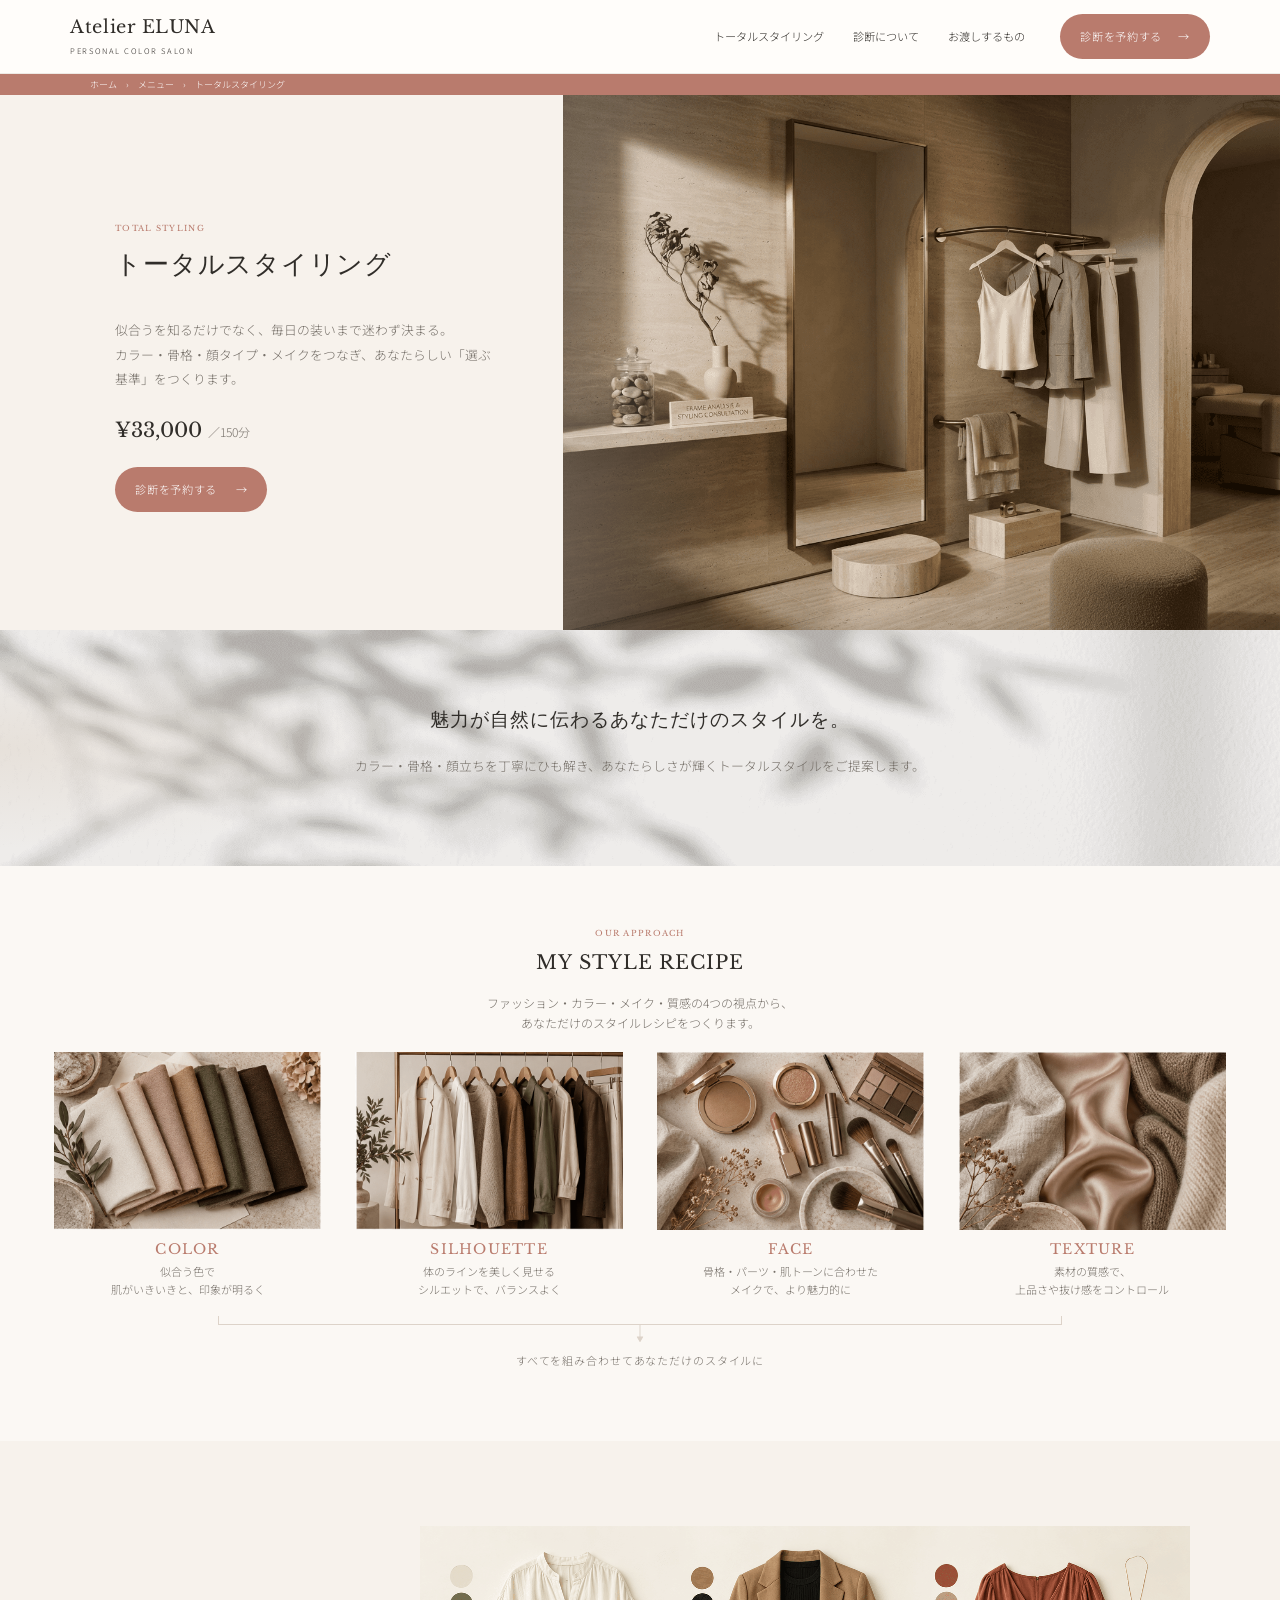
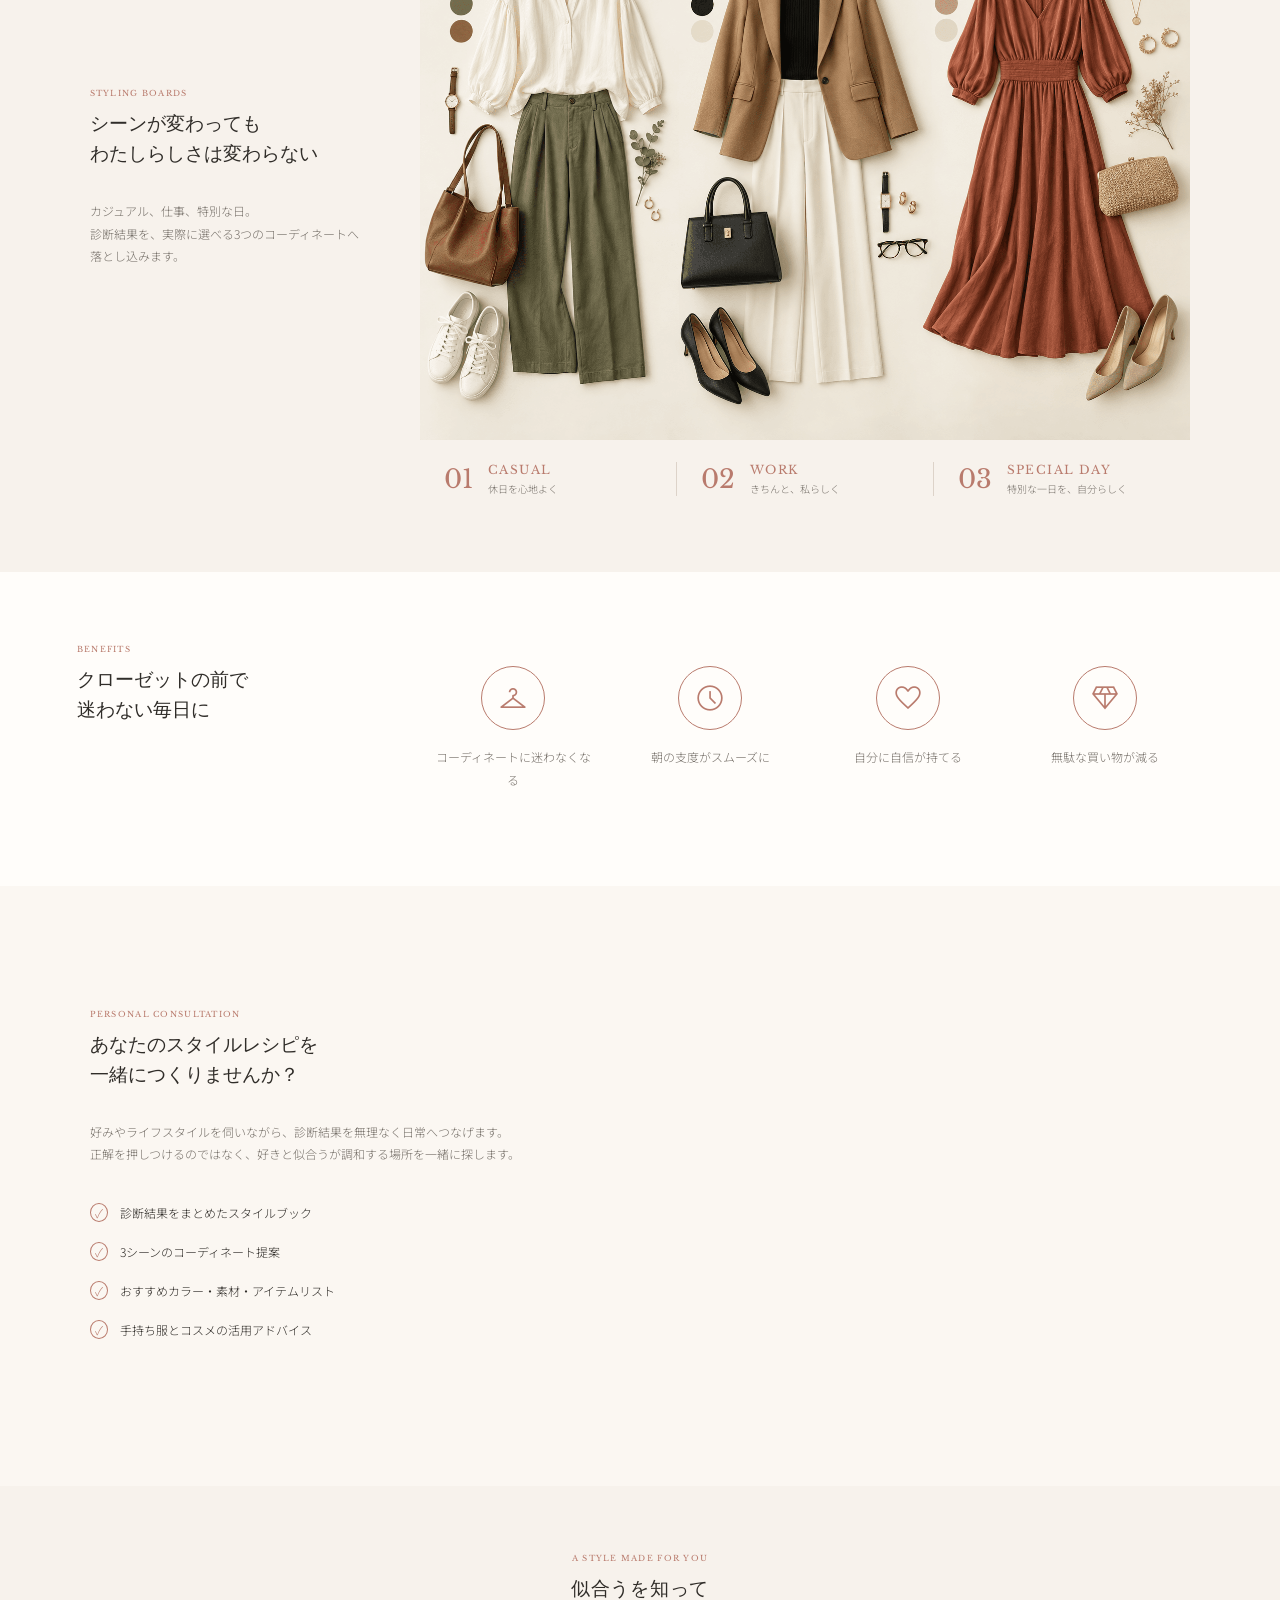
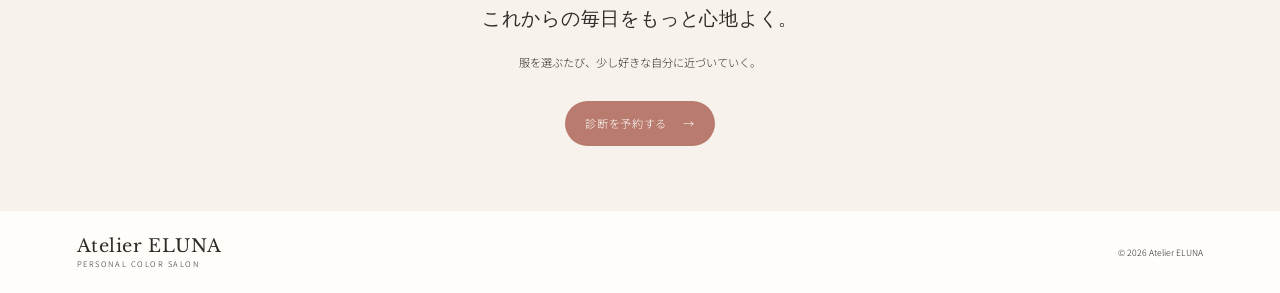
<file: total-styling.html>
<!doctype html>
<html lang="ja">

<head>
  <meta charset="UTF-8">
  <meta name="viewport" content="width=device-width,initial-scale=1">
  <meta name="description" content="色・骨格・顔立ち・メイクをひとつにつなぐ、Atelier ELUNAのトータルスタイリング。">
  <title>トータルスタイリング｜Atelier ELUNA</title>
  <link rel="icon" href="img/icon.png">
  <link rel="preconnect" href="https://fonts.googleapis.com">
  <link rel="preconnect" href="https://fonts.gstatic.com" crossorigin>
  <link
    href="https://fonts.googleapis.com/css2?family=Libre+Baskerville:wght@400;700&family=Noto+Sans+JP:wght@300;400;500&display=swap"
    rel="stylesheet">
  <link href="https://fonts.googleapis.com/css2?family=Material+Symbols+Outlined" rel="stylesheet">
  <link rel="stylesheet" href="css/styles-personsal-color.css">
</head>

<body class="total-styling-page">
  <header class="site-header">
    <a class="brand" href="index.html">
      <strong>Atelier ELUNA</strong>
      <small>PERSONAL COLOR SALON</small>
    </a>
    <button class="menu-button" type="button" aria-expanded="false" aria-controls="page-nav" aria-label="メニューを開く">
      <span aria-hidden="true"></span>
      <span aria-hidden="true"></span>
      <span aria-hidden="true"></span>
    </button>
    <nav id="page-nav" aria-label="ページ内ナビゲーション">
      <a href="#recipe">トータルスタイリング</a>
      <a href="#boards">診断について</a>
      <a href="#consultation">お渡しするもの</a>
    </nav>
    <button class="cta data-booking">診断を予約する<span>→</span></button>
  </header>

  <div class="crumb">
    <a href="index.html">ホーム</a>　›　<a href="index.html#menu">メニュー</a>　›　トータルスタイリング
  </div>

  <main>
    <section class="hero">
      <div class="hero-copy">
        <p class="eyebrow">TOTAL STYLING</p>
        <h1>トータルスタイリング</h1>
        <p>似合うを知るだけでなく、毎日の装いまで迷わず決まる。
          <br>カラー・骨格・顔タイプ・メイクをつなぎ、あなたらしい「選ぶ基準」をつくります。
        </p>
        <p class="price">¥33,000 <small>／150分</small></p>
        <button class="cta data-booking">診断を予約する <span>→</span></button>
      </div>
      <figure class="hero-media">
        <img src="img/body-structure.png" alt="落ち着いたアトリエでスタイリングを楽しむ女性">
      </figure>
    </section>

    <section class="intro">
      <div class="reveal">
        <h2>魅力が自然に伝わるあなただけのスタイルを。</h2>
        <p>カラー・骨格・顔立ちを丁寧にひも解き、あなたらしさが輝くトータルスタイルをご提案します。</p>
      </div>
    </section>

    <section class="recipe" id="recipe">
      <div class="section-heading centered">
        <div class="reveal">
          <p class="eyebrow">OUR APPROACH</p>
          <h2>MY STYLE RECIPE</h2>
        </div>
        <p>ファッション・カラー・メイク・質感の4つの視点から、
          <br>あなただけのスタイルレシピをつくります。
        </p>
      </div>
      <div class="recipe-grid">
        <article>
          <figure class="recipe-image recipe-color">
            <img src="img/total-analysis.png" alt="似合う色を分析するためのカラーファブリック">
          </figure>
          <h3>COLOR</h3>
          <p>似合う色で<br>肌がいきいきと、印象が明るく</p>
        </article>
        <article>
          <figure class="recipe-image recipe-silhouette">
            <img src="img/total-analysis.png" alt="シルエットを分析するための洋服">
          </figure>
          <h3>SILHOUETTE</h3>
          <p>体のラインを美しく見せる<br>シルエットで、バランスよく</p>
        </article>
        <article>
          <figure class="recipe-image recipe-face">
            <img src="img/total-analysis.png" alt="顔立ちに調和するメイクアイテム">
          </figure>
          <h3>FACE</h3>
          <p>骨格・パーツ・肌トーンに合わせた<br>メイクで、より魅力的に</p>
        </article>
        <article>
          <figure class="recipe-image recipe-texture">
            <img src="img/total-analysis.png" alt="質感を分析するための異なる素材の生地">
          </figure>
          <h3>TEXTURE</h3>
          <p>素材の質感で、<br>上品さや抜け感をコントロール</p>
        </article>
      </div>
      <div class="recipe-conclusion">
        <p>すべてを組み合わせてあなただけのスタイルに</p>
      </div>
    </section>

    <section class="boards section" id="boards">
      <div class="boards-copy">
        <div class="reveal">
          <p class="eyebrow">STYLING BOARDS</p>
          <h2>シーンが変わっても<br>わたしらしさは変わらない</h2>
        </div>
        <p>カジュアル、仕事、特別な日。
          <br>診断結果を、実際に選べる3つのコーディネートへ落とし込みます。
        </p>
      </div>
      <div class="board-visual">
        <img src="img/total-style-boards.png" alt="カジュアル、仕事、特別な日の3つのコーディネート例">
      </div>
      <div class="board-labels" aria-label="スタイリング例">
        <article>
          <b>01</b>
          <span>CASUAL<small>休日を心地よく</small></span>
        </article>
        <article>
          <b>02</b>
          <span>WORK<small>きちんと、私らしく</small></span>
        </article>
        <article>
          <b>03</b>
          <span>SPECIAL DAY<small>特別な一日を、自分らしく</small></span>
        </article>
      </div>
    </section>

    <section class="benefits" id="benefits">
      <div class="reveal">
        <p class="eyebrow">BENEFITS</p>
        <h2>クローゼットの前で<br>迷わない毎日に</h2>
      </div>
      <ul>
        <li><span class="benefit-icon material-symbols-outlined" aria-hidden="true">checkroom</span>コーディネートに迷わなくなる</li>
        <li><span class="benefit-icon material-symbols-outlined" aria-hidden="true">schedule</span>朝の支度がスムーズに</li>
        <li><span class="benefit-icon material-symbols-outlined" aria-hidden="true">favorite</span>自分に自信が持てる</li>
        <li><span class="benefit-icon material-symbols-outlined" aria-hidden="true">diamond</span>無駄な買い物が減る</li>
      </ul>
    </section>

    <section class="consultation" id="consultation">
      <img src="img/total-consultation.png" alt="スタイリストが生地見本を使って提案するカウンセリング">
      <div class="consultation-copy">
        <div class="reveal">
          <p class="eyebrow">PERSONAL CONSULTATION</p>
          <h2>あなたのスタイルレシピを
            <br>一緒につくりませんか？
          </h2>
        </div>
        <p>好みやライフスタイルを伺いながら、診断結果を無理なく日常へつなげます。
          <br>正解を押しつけるのではなく、好きと似合うが調和する場所を一緒に探します。
        </p>
        <ul class="check-list">
          <li>診断結果をまとめたスタイルブック</li>
          <li>3シーンのコーディネート提案</li>
          <li>おすすめカラー・素材・アイテムリスト</li>
          <li>手持ち服とコスメの活用アドバイス</li>
        </ul>
      </div>
    </section>

    <section class="closing">
      <p class="eyebrow">A STYLE MADE FOR YOU</p>
      <h2>似合うを知って
        <br>これからの毎日をもっと心地よく。
      </h2>
      <p>服を選ぶたび、少し好きな自分に近づいていく。</p>
      <button class="cta data-booking">診断を予約する<span>→</span></button>
    </section>
  </main>

  <footer>
    <a class="brand" href="index.html">
      <strong>Atelier ELUNA</strong>
      <small>PERSONAL COLOR SALON</small>
    </a>
    <small class="copyright">© 2026 Atelier ELUNA</small>
  </footer>

  <dialog id="booking">
    <button class="close" aria-label="閉じる">×</button>
    <p class="eyebrow">Reservation</p>
    <h2>診断を予約する</h2>
    <form id="booking-form">
      <label>お名前<input name="name" autocomplete="name" required></label>
      <label>メールアドレス<input type="email" name="email" autocomplete="email" required></label>
      <label>ご希望メニュー
        <select name="menu">
          <option>トータルスタイリング</option>
          <option>パーソナルカラー診断</option>
          <option>メイク＆カラー診断</option>
          <option>オリジナル商品のお試し</option>
        </select>
      </label>
      <label>ご希望日<input type="date" name="date" required></label>
      <button class="button cta" type="submit">予約リクエストを送る →</button>
    </form>
    <div class="form-success" hidden>
      <h3>ありがとうございます。</h3>
      <p>予約リクエストを受け付けました。
        <br>確認メールをお送りします。
      </p>
    </div>
  </dialog>
  <a class="to-home" href="index.html" aria-label="ホームに戻る" aria-hidden="true">HOME</a>
  <script src="js/script-personsal-color.js"></script>
</body>

</html>
</file>
<file: css/styles.css>
:root {
    --ivory: #f8f5f0;
    --paper: #fffdfa;
    --ink: #33302e;
    --muted: #7d756f;
    --rose: #b97b6d;
    --line: #ded7cf;
    --serif: "Libre Baskerville", serif;
    --sans: "Noto Sans JP", sans-serif;
}


* {
    box-sizing: border-box;
}

html {
    scroll-behavior: smooth;
}

body {
    margin: 0;
    background: var(--paper);
    color: var(--ink);
    font-family: var(--sans);
    font-weight: 300;
    line-height: 1.9;
}

button,
a {
    font: inherit;
}

a {
    color: inherit;
    text-decoration: none;
}

/* 全HTML共通: h2のサイズと余白 */
h2 {
    font-size: 1.2rem !important;
    margin-top: 0 !important;
    margin-bottom: 1.2rem !important;
}

.site-header {
    height: 74px;
    padding: 0 5.5vw;
    display: flex;
    align-items: center;
    gap: 2.2rem;
    background: rgba(255, 253, 250, .94);
    position: sticky;
    top: 0;
    z-index: 20;
    border-bottom: 1px solid rgba(222, 215, 207, .5);
    backdrop-filter: blur(12px);
}

.brand {
    margin-right: auto;
    line-height: 1.15;
}

.site-header.menu-open .brand {
    position: relative;
    z-index: 30;
}

.brand strong {
    display: block;
    font: 400 1.12rem var(--serif);
    letter-spacing: .03em;
}

.brand small {
    font-size: .48rem;
    letter-spacing: .2em;
}

.site-header nav {
    display: flex;
    gap: 1.4rem;
    font-size: .7rem;
}

.site-header nav a {
    position: relative;
}

.site-header nav a small {
    display: none;
}

.site-header nav a:after {
    content: "";
    position: absolute;
    left: 0;
    right: 100%;
    bottom: -5px;
    height: 1px;
    background: var(--rose);
    transition: .25s;
}

.site-header nav a:hover:after {
    right: 0;
}

.button {
    border: 0;
    background: var(--rose);
    color: #fff;
    padding: 1rem 1.5rem;
    cursor: pointer;
    letter-spacing: .06em;
    transition: .25s;
    border-radius: 99px;
}

.button:hover {
    background: #9e665b;
    transform: translateY(-2px);
}

.button-small {
    padding: .75rem 1.25rem;
    border-radius: 99px;
    font-size: .7rem;
}

.button span,
.text-link span {
    margin-left: 1rem;
}

.menu-button {
    display: none;
    position: relative;
    width: 38px;
    height: 38px;
    padding: 0;
    border: 0;
    background: transparent;
    color: var(--rose);
    cursor: pointer;
}

.menu-button span {
    position: absolute;
    left: 50%;
    width: 21px;
    height: 2px;
    border-radius: 999px;
    background: currentColor;
    transform: translateX(-50%);
    transition: top .25s ease, transform .25s ease, opacity .2s ease;
}

.menu-button span:nth-child(1) {
    top: 12px;
}

.menu-button span:nth-child(2) {
    top: 18px;
}

.menu-button span:nth-child(3) {
    top: 24px;
}

.menu-button[aria-expanded="true"] span:nth-child(1) {
    top: 18px;
    transform: translateX(-50%) rotate(45deg);
}

.menu-button[aria-expanded="true"] span:nth-child(2) {
    opacity: 0;
}

.menu-button[aria-expanded="true"] span:nth-child(3) {
    top: 18px;
    transform: translateX(-50%) rotate(-45deg);
}

.hero {
    min-height: 510px;
    position: relative;
    display: grid;
    grid-template-columns: 44% 56%;
    overflow: hidden;
    background: var(--ivory);
}

.hero-copy {
    grid-column: 1 / -1;
    justify-self: center;
    align-self: center;
    width: min(48%, 640px);
    padding: 5.7vw 5vw 4.1vw;
    position: relative;
    z-index: 2;
    background: rgba(247, 241, 235, .92);
    text-align: center;
}

.eyebrow {
    font-family: var(--serif);
    font-weight: 400;
    font-size: .5rem !important;
    letter-spacing: .16em;
    color: var(--rose);
    margin: 0 0 0.5rem;
    text-transform: uppercase;
}

.hero h1 {
    font: 400 26px/1.45 var(--serif);
    letter-spacing: .04em;
    margin: 0 0 1.3rem;
}

.hero-copy>p:not(.eyebrow) {
    font-size: 0.7rem;
}

.hero-copy>p:not(.eyebrow):not(.signature) {
    margin-bottom: 1rem;
}

.signature {
    font-family: var(--serif);
    font-style: italic;
    font-size: .6rem;
    color: var(--rose);
    margin-top: 1.3rem;
}

.hero-visual {
    position: absolute;
    inset: 0;
    z-index: 0;
    min-height: 100%;
    overflow: hidden;
    background: url("../img/mainvisual.jpg") center/cover no-repeat;
}

.hero-video {
    display: block;
    width: 100%;
    height: 100%;
    object-fit: cover;
    object-position: center;
}

.vertical-copy {
    position: absolute;
    z-index: 2;
    right: 1.5rem;
    top: 8rem;
    writing-mode: vertical-rl;
    font-size: .7rem;
    letter-spacing: .24em;
    color: white;
    text-shadow: 0 1px 10px #555;
}

.split-section,
.access {
    display: grid;
    grid-template-columns: 1fr 1fr;
    min-height: 610px;
}

.section-copy {
    padding: 9vw;
    display: flex;
    flex-direction: column;
    justify-content: center;
}

.section-copy p:not(.eyebrow) {
    font-size: .8rem;
}

.section-copy .section-heading {
    margin-bottom: 0;
}

.section-heading h2,
.closing h2 {
    font: 400 clamp(1.6rem, 2.5vw, 2.7rem)/1.55 var(--serif);
    margin: .2rem 0 1.5rem;
    letter-spacing: .04em;
}

.image-panel {
    min-height: 520px;
    background-size: cover;
    background-position: center;
}

.salon-image {
    background-image: url("../img/salon1.png");
}

.salon-image-bottom {
    background-image: url("../img/salon2.png");
}

.text-link {
    font-size: .78rem;
    border-bottom: 1px solid var(--ink);
    align-self: flex-start;
    padding-bottom: .25rem;
    margin-top: 1rem;
}

.section-pad {
    padding: 8vw 6vw;
}

.services {
    background-color: var(--ivory);
}

.section-heading {
    display: grid;
    grid-template-columns: minmax(0, 1fr) auto;
    grid-template-areas:
        "eyebrow aside"
        "title aside";
    align-items: end;
    margin-bottom: 3rem;
}

.section-heading > .eyebrow {
    grid-area: eyebrow;
}

.section-heading > h2 {
    grid-area: title;
}

.section-heading > .heading-right {
    grid-area: aside;
    align-self: end;
}

.heading-right {
    font-size: .7rem;
}

.service-grid {
    display: grid;
    grid-template-columns: repeat(3, 1fr);
    gap: 1.5rem;
}

.service-grid article {
    border-top: 1px solid var(--line);
    padding-top: 1rem;
    position: relative;
    cursor: pointer;
}

.service-grid article>span,
.flow li span {
    font: 400 1.35rem var(--serif);
    color: var(--rose);
}

.service-grid h3,
.flow h3 {
    font-family: var(--serif);
    font-size: 1rem;
    font-weight: 400;
    margin: .35rem 0;
}

.service-grid p,
.flow ol p {
    font-size: .8rem;
    color: var(--muted);
}

.service-grid strong {
    font: 400 .9rem var(--serif);
}

.fabric {
    height: 260px;
    margin-bottom: 1rem;
    background-color: #ddd;
    background-size: cover;
}

.fabric-a {
    background: url(../img/color-analysis.png)center/cover;
}

.fabric-b {
    background: url(../img/salon3.png)center/cover;
}

.fabric-c {
    background: url(../img/body-structure.png)center/cover;
}



.round-link {
    position: absolute;
    right: 4px;
    bottom: 0;
    display: grid;
    place-items: center;
    width: 34px;
    height: 34px;
    padding: 0;
    line-height: 1;
    border-radius: 50%;
    border: 1px solid var(--rose);
    background: transparent;
    color: var(--rose);
    cursor: pointer;
    transition: background-color .6s ease, color .6s ease;
}

.round-link:hover,
.service-grid article:focus-within .round-link {
    background: var(--rose);
    color: #fff;
}

@media (hover: hover) {
    .service-grid article:hover .round-link {
        background: var(--rose);
        color: #fff;
    }
}

.service-grid article.is-hover-reset .round-link {
    background: transparent;
    color: var(--rose);
}

.flow ol {
    display: grid;
    grid-template-columns: repeat(4, 1fr);
    gap: 0;
    list-style: none;
    padding: 0;
    margin: 0;
}

.flow li {
    padding: 0 2rem;
    border-left: 1px solid var(--line);
}

.flow li:first-child {
    border: 0;
}

.products-section {
    display: grid;
    container-type: inline-size;
    grid-template-columns: minmax(0, 0) minmax(0, 100%);
    min-height: 100vh;
    overflow: hidden;
    transition: grid-template-columns 1.6s ease;
}

.products-section.is-jump-preparing {
    transition: none;
}

.products-section.is-expanded {
    grid-template-columns: minmax(0, 50%) minmax(0, 50%);
}

.products-section .section-heading {
    display: block;
    text-align: left;
}

.products-section .section-heading h2,
.products-section .section-heading > .heading-right {
    white-space: nowrap;
}

.products-section .section-heading h2{
    margin-bottom: 1rem;
}

.products-section .section-heading > .heading-right {
    text-align: right;
}

.swatch {
    display: flex;
    flex-direction: column;
    justify-content: center;
    padding: 75px 7vw;
    min-width: 0;
    opacity: 1;
    overflow: hidden;
    pointer-events: auto;
    transform: translateX(0);
}

.products-section .swatch>p {
    font-size: .8rem;
    color: var(--muted);
}

/* Keep the body copy at its final 50% column width while the grid expands. */
.products-section .swatch > p:not([class]) {
    width: calc(50cqw - 14vw);
    max-width: 100%;
}

.products-section .product-link-outline {
    display: inline-flex;
    align-items: center;
    justify-content: space-between;
    align-self: flex-start;
    /* Use the final 50% column width before and after the image reveal. */
    width: min(460px, calc(50cqw - 14vw));
    margin-top: 2rem;
    padding: 10px 14px 10px 28px;
    gap: 1.5rem;
    border: 3px double var(--rose);
    border-radius: 12px;
    background: transparent;
    color: var(--rose);
    box-shadow: none;
    transition:
        background-color .3s ease,
        color .3s ease,
        transform .3s ease;
}

.products-section .product-link-outline .product-link-label {
    display: block;
    width: auto;
    height: auto;
    flex: 1;
    border: 0;
    border-radius: 0;
    color: inherit;
    font-family: var(--serif);
    font-size: clamp(.95rem, 1.35vw, 1.15rem);
    font-weight: 400;
    letter-spacing: .12em;
    line-height: 1.5;
    text-align: center;
}

.products-section .product-link-outline .product-link-arrow {
    display: grid;
    place-items: center;
    width: 48px;
    height: 48px;
    flex: 0 0 48px;
    border: 1px solid currentColor;
    border-radius: 50%;
    background: transparent;
    color: inherit;
    font-family: var(--sans);
    font-size: 1.15rem;
    font-weight: 300;
    line-height: 1;
    transition:
        background-color .3s ease,
        color .3s ease,
        transform .3s ease;
}

.products-section .product-link-outline:hover,
.products-section .product-link-outline:focus-visible {
    background: var(--rose);
    color: #fff;
    box-shadow: none;
    transform: translateY(-2px);
}

.products-section .product-link-outline:hover .product-link-arrow,
.products-section .product-link-outline:focus-visible .product-link-arrow {
    background: #fff;
    color: var(--rose);
    transform: translateX(3px);
}

.products-section .product-link-outline:focus-visible {
    outline: 2px solid var(--ink);
    outline-offset: 4px;
}

.products-section.is-expanded .swatch {
    opacity: 1;
    pointer-events: auto;
    transform: translateX(0);
}

.lips,
.eyeshadows {
    display: grid;
    grid-template-columns: repeat(5, minmax(0, 1fr));
    align-items: center;
}

.lips {
    grid-template-columns: auto repeat(4, auto);
    justify-content: center;
    column-gap: clamp(1.25rem, 4vw, 3.5rem);
}

.eyeshadows {
    grid-template-columns: repeat(5, auto);
    justify-content: center;
    column-gap: clamp(1.25rem, 4vw, 3.5rem);
}

.product-media {
    position: relative;
    min-width: 0;
    min-height: 100vh;
    overflow: hidden;
}

.products-section .product-media>.product-img {
    position: absolute;
    top: 0;
    left: 50%;
    width: 100cqw;
    max-width: none;
    min-width: 0;
    height: 100%;
    object-fit: cover;
    transform: translateX(-50%);
}

.products-section img {
    display: block;
    justify-self: center;
    max-width: 100%;
}

.products-section .mediaquery-img {
    display: none;
}

.featured-lip {
    margin: 0;
    display: grid;
    justify-items: center;
    gap: 1.75rem;
}

.featured-lip img {
    width: clamp(138px, 20vw, 207px);
    height: clamp(180px, 26vw, 270px);
    margin-right: clamp(1.5rem, 4.5vw, 3rem);
    object-fit: contain;
    opacity: 1;
    transform: scale(1);
    transition: opacity .4s ease, transform .4s ease;
}

.featured-lip img.is-changing {
    opacity: 0;
    transform: scale(.94);
}

.featured-lip img.is-revealing {
    transform-origin: center;
    animation: featured-lip-reveal 1s ease-out both;
}

@keyframes featured-lip-reveal {
    from {
        opacity: 0;
        transform: scale(.94);
    }

    to {
        opacity: 1;
        transform: scale(1);
    }
}

.featured-lip figcaption {
    font: 400 .72rem var(--sans);
    letter-spacing: .12em;
}

.lips>img {
    width: clamp(50px, 6vw, 82px);
}

.lips>.lip-color-option,
.eyeshadows>.eye-color-option {
    cursor: pointer;
    transition: opacity .4s ease, filter .4s ease;
}

.lips>.lip-color-option:hover,
.lips>.lip-color-option:focus-visible,
.eyeshadows>.eye-color-option:hover,
.eyeshadows>.eye-color-option:focus-visible {
    opacity: .58;
    filter: brightness(1.35);
    outline: 3px solid rgba(255, 255, 255, .7);
    outline-offset: 4px;
    border-radius: 50%;
}

.eyeshadows>img:not(.featured-eyeshadow) {
    width: clamp(68px, 9vw, 65px);
}

.featured-eyeshadow {
    margin: 0 0 0 clamp(1.5rem, 4vw, 3rem);
    display: grid;
    place-items: center;
}

.featured-eyeshadow img {
    width: clamp(110px, 14vw, 182px);
    height: clamp(180px, 23vw, 300px);
    object-fit: contain;
    opacity: 1;
    transform: scale(1);
    transition: opacity .4s ease, transform .4s ease;
}

.featured-eyeshadow img.is-changing {
    opacity: 0;
    transform: scale(.94);
}

.featured-eyeshadow img.is-revealing {
    transform-origin: center;
    animation: featured-lip-reveal 1s ease-out both;
}

.voices {
    background: var(--ivory);
    padding-block: 7.3vw;
}

.voice-marquee {
    overflow: hidden;
}

.voice-grid {
    display: flex;
    width: max-content;
    gap: 1rem;
    animation: voice-scroll 36s linear infinite;
    will-change: transform;
}

.voice-group {
    display: flex;
    gap: 1rem;
}

.voice-grid blockquote {
    flex: 0 0 clamp(260px, 30vw, 380px);
    width: clamp(260px, 30vw, 380px);
    margin: 0;
    background: var(--paper);
    padding: 1.2rem 2rem;
    font-size: .8rem;
    border-top: 2px solid var(--rose);
    border-radius: 5px;
}

.voice-rating {
    margin-bottom: .5rem;
    color: #FFF780;
    font-family: "Arial Rounded MT Bold", "Trebuchet MS", sans-serif;
    font-weight: 700;
    font-size: 1.15rem;
    line-height: 1;
    letter-spacing: .18em;
    white-space: nowrap;
}

.voice-grid cite {
    display: block;
    margin-top: .7rem;
    font-style: normal;
    font-size: .7rem;
    color: var(--muted);
}

.voice-marquee:focus-within .voice-grid {
    animation-play-state: paused;
}

@keyframes voice-scroll {
    to {
        transform: translateX(calc(-50% - .5rem));
    }
}

.access {
    min-height: 460px;
}

.access .image-panel {
    min-height: 460px;
}

.access .section-copy {
    padding: 70px 5vw;
}

.access .section-heading {
    margin-bottom: 0;
}

.access dl {
    font-size: .8rem;
}


.access dt {
    font: 400 .65rem var(--serif);
    letter-spacing: .15em;
    color: var(--rose);
    margin-top: 1rem;
}

.access dd {
    margin: .2rem 0;
}

.closing {
    text-align: center;
    padding: 65px 2rem;
    background: var(--ivory);
}

.closing h2 {
    margin-bottom: .6rem;
}

.closing p:not(.eyebrow) {
    font-size: .7rem;
}

.closing .button {
    margin-top: 1rem;
}

footer {
    display: flex;
    align-items: center;
    padding: 1.5rem 6vw;
    gap: 1.5rem;
    font-size: .65rem;
}

dialog {
    box-sizing: border-box;
    border: 0;
    padding: 3.5rem;
    width: min(560px, 90vw);
    max-height: none;
    overflow: visible;
    background: var(--paper);
    box-shadow: 0 20px 80px #443c3555;
}

dialog::backdrop {
    background: #312a26aa;
    backdrop-filter: blur(4px);
}

dialog h2 {
    font: 400 2rem var(--serif);
}

dialog form {
    display: grid;
    gap: 1rem;
}

dialog [hidden] {
    display: none !important;
}

dialog.is-success > .eyebrow,
dialog.is-success > h2 {
    display: none;
}

dialog label {
    font-size: .78rem;
}

dialog input,
dialog select {
    display: block;
    width: 100%;
    margin-top: .4rem;
    border: 1px solid var(--line);
    padding: .8rem;
    background: white;
}

.dialog-close {
    position: absolute;
    right: 1.2rem;
    top: 1rem;
    border: 0;
    background: 0;
    font-size: 1.5rem;
    cursor: pointer;
}

.form-success {
    text-align: center;
    padding: 3rem 0;
}

.form-success::before {
    content: "✓";
    display: grid;
    place-items: center;
    width: 54px;
    height: 54px;
    margin: 0 auto 1.5rem;
    border: 1px solid var(--rose);
    border-radius: 50%;
    color: var(--rose);
    font-family: var(--sans);
    font-size: 1.45rem;
    font-weight: 300;
    line-height: 1;
}

.reveal {
    opacity: 0;
    transform: translateY(22px);
    transition: .8s ease;
}

.reveal.visible {
    opacity: 1;
    transform: none;
}

@media(max-width:900px) {
    .site-header {
        height: 62px;
    }

    .site-header nav {
        position: fixed;
        inset: 0;
        z-index: 25;
        min-height: 100vh;
        background: rgb(247, 241, 235);
        padding: 6rem 2rem 3rem;
        display: none;
        flex-direction: column;
        align-items: center;
        justify-content: center;
        gap: 2.1rem;
        text-align: center;
    }

    .site-header nav.open {
        display: flex;
    }

    .site-header nav a {
        display: grid;
        gap: .2rem;
        font-weight: 400;
        letter-spacing: .08em;
    }

    .site-header nav a span {
        color: var(--muted);
        font-size: clamp(.88rem, 3.4vw, 1.12rem);
    }

    .site-header nav a small {
        display: block;
        font: 400 .54rem var(--serif);
        letter-spacing: .2em;
        color: var(--rose);
    }

    .site-header nav a:after {
        display: none;
    }

    .site-header>.button {
        display: none;
    }

    .menu-button {
        display: block;
        z-index: 30;
    }

    .hero {
        grid-template-columns: 1fr;
        min-height: 510px;
    }

    .hero-copy {
        grid-column: 1;
        justify-self: center;
        align-self: center;
        width: min(80%, 560px);
        padding: 3.3rem 7vw;
    }

    .hero-visual {
        position: absolute;
        inset: 0;
        min-height: 100%;
    }

    .hero-video {
        position: absolute;
        inset: 0;
    }

    .vertical-copy {
        top: 6rem;
    }

    .hero .vertical-copy {
        display: none;
    }

    .split-section,
    .access {
        grid-template-columns: 1fr;
    }

    .access .section-copy {
        order: 1;
    }

    .access .salon-image-bottom.image-panel {
        order: 2;
    }

    .products-section,
    .products-section.is-expanded {
        grid-template-columns: 1fr;
        min-height: auto;
    }

    .products-section>.swatch {
        opacity: 1;
        pointer-events: auto;
        transform: none;
        transition: none;
    }

    .products-section .product-link-outline {
        width: min(100%, 460px);
    }

    .products-section .swatch > p:not([class]) {
        width: 100%;
    }

    .products-section>.product-media {
        display: none;
    }

    .products-section .mediaquery-img {
        display: block;
        width: 100%;
        height: clamp(220px, 40vw, 320px);
        object-fit: cover;
    }

    .section-copy {
        padding: 5rem 7vw;
    }

    .service-grid,
    .voice-grid {
        grid-template-columns: 1fr;
    }

    .service-grid article:not(:last-child) {
        margin-bottom: 2rem;
    }

    .flow ol {
        grid-template-columns: 1fr 1fr;
        gap: 2rem;
    }

    .fabric {
        height: 320px;
    }

    .section-heading {
        display: block;
    }

    .section-heading>.heading-right {
        text-align: right;
    }

    footer {
        flex-wrap: wrap;
    }
}

@media (prefers-reduced-motion: reduce) {
    .hero-video {
        display: none;
    }

    .voice-marquee {
        overflow-x: auto;
    }

    .voice-grid {
        animation: none;
        transform: none;
    }
    
    .products-section .product-link-outline,
    .products-section .product-link-outline .product-link-arrow {
        transition: none;
    }
}

@media(max-width:720px) {
    .products-section .product-link-outline {
        width: min(100%, 340px);
        min-height: 68px;
        padding: 8px 10px 8px 20px;
        gap: .75rem;
    }

    .products-section .product-link-outline .product-link-label {
        font-size: .92rem;
    }

    .products-section .product-link-outline .product-link-arrow {
        width: 44px;
        height: 44px;
        flex-basis: 44px;
    }
}

@media(max-width:520px) {
    .hero {
        min-height: 455px;
    }

    .vertical-copy {
        display: none;
    }

    .hero-visual {
        min-height: 100%;
    }

    .hero-copy {
        width: min(86%, 480px);
        padding: 2.8rem 7vw;
    }

    .section-copy {
        padding: 4rem 7vw;
    }

    .section-pad {
        padding: 5rem 7vw;
    }

    .voices {
        padding-block: 4.7rem;
    }

    .products-section {
        min-height: auto;
        padding: 3rem 3vw;
        gap: 3rem;
    }

    .featured-lip {
        gap: 1rem;
    }

    .lips {
        column-gap: .6rem;
    }

    .eyeshadows {
        column-gap: .6rem;
    }

    .featured-lip img {
        height: 140px;
    }

    .lips>img {
        width: 40px;
    }

    .eyeshadows>img:not(.featured-eyeshadow) {
        width: 48px;
    }

    .featured-eyeshadow {
        margin-left: .75rem;
    }

    .featured-eyeshadow img {
        width: 79px;
        height: 130px;
    }

    .flow ol {
        grid-template-columns: 1fr;
    }

    .flow li {
        border-left: 0;
        border-top: 1px solid var(--line);
        padding: 1.5rem 0;
    }

    .products-section>.swatch {
        padding-top: 0;
    }

    footer {
        display: block;
    }

    footer>* {
        margin-bottom: 1rem;
    }

    .copyright{
        text-align: center;
    }
}

dialog h2 {
    margin-bottom: .65rem;
}

dialog form > button[type="submit"] {
    margin-top: .8rem;
}

/* Fit the complete form in short viewports without an inner scrollbar. */
@media (max-height: 760px) {
    dialog { padding: 2rem 2.5rem; }
    dialog h2 { margin-block: .45rem .5rem; font-size: 1.6rem; }
    dialog form { gap: .65rem; }
    dialog input,
    dialog select { margin-top: .25rem; padding: .55rem .7rem; }
}

@media (max-height: 600px) {
    dialog { padding: 1.25rem 2rem; }
    dialog > .eyebrow { margin-bottom: .25rem; }
    dialog h2 { margin-block: .2rem .35rem; font-size: 1.35rem; }
    dialog form { gap: .4rem; }
    dialog input,
    dialog select { padding-block: .4rem; }
}
</file>
<file: css/styles-personsal-color.css>
/* ==================================================
   共通設定: personal-color.html / makeup-color.html
   デザイントークン、リセット、基本要素
   ================================================== */
:root {
    --paper: #fffdfa;
    --ivory: #f7f2ec;
    --ink: #302d29;
    --muted: #77716a;
    --rose: #b97b6d;
    --line: #ddd3c9;
    --serif: "Libre Baskerville", serif;
    --jp: "Noto Sans JP", sans-serif
}


* {
    box-sizing: border-box
}

html {
    scroll-behavior: smooth
}

main section[id] {
    scroll-margin-top: 74px;
}

body {
    margin: 0;
    background: var(--paper);
    color: var(--ink);
    font-family: var(--jp);
    font-weight: 300;
    line-height: 1.9
}

img {
    width: 100%;
    display: block;
    object-fit: cover
}

a {
    text-decoration: none;
    color: inherit
}

/* 全HTML共通: h2のサイズと余白 */
h2 {
    font-size: 1.2rem !important;
    margin-top: 0 !important;
    margin-bottom: 1.2rem !important;
}

button {
    font: inherit
}

/* ==================================================
   共通設定: header / ブランド / ナビゲーション / CTA
   personal-color.html / makeup-color.html
   ================================================== */
.site-header {
    height: 74px;
    padding: 0 5.5vw;
    display: flex;
    align-items: center;
    gap: 2.2rem;
    background: rgba(255, 253, 250, .94);
    position: sticky;
    top: 0;
    z-index: 20;
    border-bottom: 1px solid rgba(222, 215, 207, .5);
    backdrop-filter: blur(12px)
}

.brand {
    margin-right: auto;
    line-height: 1.15;
}

.brand strong {
    display: block;
    font: 400 1.12rem var(--serif);
    letter-spacing: .03em;
}

.brand small {
    font-size: .48rem;
    letter-spacing: .2em;
    margin-top: 0;
}

.site-header nav {
    display: flex;
    gap: 1.8rem;
    font-size: .7rem;
}

/* 3ページ共通: ヘッダーナビの下線アニメーション */
.site-header nav a {
    position: relative;
}

.site-header nav a::after {
    content: "";
    position: absolute;
    left: 0;
    right: 100%;
    bottom: -5px;
    height: 1px;
    background: var(--rose);
    transition: right .25s ease;
}

.site-header nav a.is-underline-visible::after {
    right: 0;
}

.menu-button {
    display: none;
    position: relative;
    width: 38px;
    height: 38px;
    padding: 0;
    border: 0;
    background: transparent;
    color: var(--rose);
    cursor: pointer;
}

.menu-button span {
    position: absolute;
    left: 50%;
    width: 21px;
    height: 2px;
    border-radius: 999px;
    background: currentColor;
    transform: translateX(-50%);
    transition: top .25s ease, transform .25s ease, opacity .2s ease;
}

.menu-button span:nth-child(1) {
    top: 12px;
}

.menu-button span:nth-child(2) {
    top: 18px;
}

.menu-button span:nth-child(3) {
    top: 24px;
}

.menu-button[aria-expanded="true"] span:nth-child(1) {
    top: 18px;
    transform: translateX(-50%) rotate(45deg);
}

.menu-button[aria-expanded="true"] span:nth-child(2) {
    opacity: 0;
}

.menu-button[aria-expanded="true"] span:nth-child(3) {
    top: 18px;
    transform: translateX(-50%) rotate(-45deg);
}

.site-header.menu-open .brand {
    position: relative;
    z-index: 30;
}

.cta {
    border: 0;
    background: var(--rose);
    color: #fff;
    padding: .75rem 1.25rem;
    border-radius: 99px;
    font-size: .7rem;
    cursor: pointer;
    letter-spacing: .06em;
    transition: .25s;
}

.cta:hover {
    background: #9e665b;
    transform: translateY(-2px);
}

.cta span {
    margin-left: 1rem;
}

.crumb {
    padding: 2px 7vw;
    font-size: 9px;
    color: white;
    background: var(--rose);
}

/* ==================================================
   共通設定: ヒーロー / 導入 / 汎用セクション
   personal-color.html / makeup-color.html
   ================================================== */
.hero {
    min-height: 510px;
    position: relative;
    display: grid;
    grid-template-columns: 44% 56%;
    background: var(--ivory);
    overflow: hidden;
}

.hero-copy {
    padding: 56px 5vw 48px 9vw;
    display: flex;
    align-items: flex-start;
    justify-content: center;
    flex-direction: column;
    z-index: 2;
}

.eyebrow {
    font-family: var(--serif);
    font-weight: 400;
    font-size: .5rem !important;
    letter-spacing: .16em;
    color: var(--rose);
    margin: 0 0 0.5rem;
    text-transform: uppercase;
}

.hero h1 {
    font: 400 26px/1.55 var(--serif);
    letter-spacing: .03em;
    margin: 0 0 1.3rem;
}

.hero-copy>p:not(.eyebrow, .price) {
    font-size: 0.8rem;
    color: var(--muted);
}

.price {
    font: 400 20px var(--serif);
    margin: 14px 0 25px;
}

.price small {
    font: 300 12px var(--jp);
    color: var(--muted);
}

.hero-media {
    min-width: 0;
}

.hero-media img {
    height: 100%;
    min-height: 510px;
}

.intro {
    text-align: center;
    padding: 75px 20px;
    background: url(../img/main-landscape.png);
    background-size: cover;
    background-position: left bottom;
    background-repeat: no-repeat;
    position: relative;
    overflow: hidden;
}

.intro:before {
    content: "";
    position: absolute;
    inset: 0 62% 0 0;
    background: radial-gradient(ellipse at left, #d8caba55, transparent 60%);
}

.intro h2,
.section-title {
    font: 400 clamp(1.6rem, 2.5vw, 2.7rem)/1.55 var(--serif);
    letter-spacing: .05em;
}

.intro p {
    font-size: 0.8rem;
    color: var(--muted);
    position: relative;
}

.section {
    padding: 85px 7vw;
}

.section.soft {
    background: var(--ivory);
}

/* ダイアログの表示設定 */
dialog {
    box-sizing: border-box;
    border: 0;
    padding: 3.5rem;
    width: min(560px, 90vw);
    max-height: none;
    overflow: visible;
    background: var(--paper);
    box-shadow: 0 20px 80px #443c3555;
}

dialog::backdrop {
    background: #312a26aa;
    backdrop-filter: blur(4px);
}

dialog h2 {
    font: 400 2rem var(--serif);
}

dialog form {
    display: grid;
    gap: 1rem;
}

dialog [hidden] {
    display: none !important;
}

dialog.is-success > .eyebrow,
dialog.is-success > h2 {
    display: none;
}

dialog label {
    font-size: .78rem;
}

dialog input,
dialog select {
    display: block;
    width: 100%;
    margin-top: .4rem;
    border: 1px solid var(--line);
    padding: .8rem;
    background: white;
}

.close {
    position: absolute;
    right: 1.2rem;
    top: 1rem;
    border: 0;
    background: 0;
    font-size: 1.5rem;
    cursor: pointer;
}

.form-success {
    text-align: center;
    padding: 3rem 0;
}

.form-success::before {
    content: "✓";
    display: grid;
    place-items: center;
    width: 54px;
    height: 54px;
    margin: 0 auto 1.5rem;
    border: 1px solid var(--rose);
    border-radius: 50%;
    color: var(--rose);
    font-family: var(--sans);
    font-size: 1.45rem;
    font-weight: 300;
    line-height: 1;
}


/* ==================================================
   personal-color.html 専用設定
   診断理由、4シーズン、補助コンテンツ
   ================================================== */
.heading-row {
    display: flex;
    justify-content: space-between;
    align-items: end;
    margin-bottom: 40px;
}

.heading-row h2 {
    margin: 6px 0 0;
}

.heading-row>p {
    font-size: 11px;
    color: var(--muted);
}

/* 共通アニメーション: personalのsplit ↔ makeupのlesson */
.personal-color-page .split,
.makeup-color-page .lesson {
    display: grid;
    grid-template-columns: minmax(0, 100%) minmax(0, 0);
    overflow: hidden;
    transition: grid-template-columns 1.6s ease;
}

.personal-color-page .split,
.personal-color-page .about,
.makeup-color-page .lesson,
.makeup-color-page .receive {
    container-type: inline-size;
}

.personal-color-page .split.is-expanded,
.makeup-color-page .lesson.is-expanded {
    grid-template-columns: minmax(0, 50%) minmax(0, 50%);
}

.personal-color-page .split>img,
.makeup-color-page .lesson>img {
    height: 100%;
    min-width: 0;
    order: 2;
}

.personal-color-page .split>img {
    min-height: 560px;
}

.personal-color-page .split-copy {
    padding: 75px 8vw;
    background: var(--ivory);
    display: flex;
    justify-content: center;
    flex-direction: column;
    min-width: 0;
    opacity: 1;
    overflow: hidden;
    pointer-events: auto;
    transform: none;
    order: 1;
}

.personal-color-page .split-copy p:not(.eyebrow) {
    font-size: 12px;
    color: var(--muted);
}

/* Keep all copy at the final 50% column width while the grid expands. */
.personal-color-page .split-copy > * {
    width: calc(50cqw - 16vw);
    max-width: 100%;
}

.personal-color-page .split.is-expanded .split-copy {
    opacity: 1;
    pointer-events: auto;
    transform: translateX(0);
}

.reasons {
    list-style: none;
    padding: 0;
}

.reasons li {
    display: grid;
    grid-template-columns: 52px 1fr;
    gap: 12px;
    padding: 16px 0;
    border-bottom: 1px solid var(--line);
    font-size: 12px;
}

.reasons b {
    font: 400 1.35rem var(--serif);
    color: var(--rose);
}

.personal-color-page .reasons small {
    color: var(--muted);
}

.seasons {
    display: grid;
    grid-template-columns: repeat(4, 1fr);
    gap: 20px;
}

.season-photo {
    aspect-ratio: 1.5;
    background-size: cover;
    background-position: center;
    position: relative;
    overflow: hidden;
}

.season-photo::after {
    content: "";
    position: absolute;
    inset: 0;
    background-image: var(--drape-image);
    background-position: center;
    background-size: cover;
    opacity: 0;
    transition: opacity 1.2s ease;
}

.spring {
    background-image: url('../img/season-spring.png');
    --drape-image: url('../img/season-spring-drape.png');
}

.summer {
    background-image: url('../img/season-summer.png');
    --drape-image: url('../img/season-summer-drape.png');
}

.autumn {
    background-image: url('../img/season-autumn.png');
    --drape-image: url('../img/season-autumn-drape.png');
}

.winter {
    background-image: url('../img/season-winter.png');
    --drape-image: url('../img/season-winter-drape.png');
}

@media (hover: hover) {
    .seasons article:hover .season-photo::after {
        opacity: 1;
    }
}

@media (prefers-reduced-motion: reduce) {
    .season-photo::after {
        transition: none;
    }
}

.seasons h3 {
    font: 400 20px var(--serif);
    color: var(--rose);
    margin: 12px 0 0;
    text-align: center;
}

.seasons p {
    font-size: 10px;
    color: var(--muted);
    text-align: center;
}

/* ==================================================
   共通設定: 来店前案内 / FAQ / クロージング / footer
   personal-color.html / makeup-color.html
   ================================================== */
.two-col {
    display: grid;
    grid-template-columns: 1fr 1fr;
    gap: 9vw;
    background: var(--ivory);
}

.check-list {
    padding: 0;
    list-style: none;
}

.check-list li {
    padding: 8px 0;
    font-size: 12px;
}

.check-list li:before {
    content: "✓";
    color: var(--rose);
    border: 1px solid var(--rose);
    border-radius: 50%;
    padding: 0 4px;
    margin-right: 12px;
}

.faq details {
    border-bottom: 1px solid var(--line);
    padding: 12px 0;
    font-size: 12px;
}

.faq summary {
    cursor: pointer;
    list-style: none;
}

.faq summary:after {
    content: "+";
    float: right;
}

.closing {
    text-align: center;
    padding: 65px 20px;
    background: var(--ivory);
}

footer {
    display: flex;
    align-items: center;
    padding: 1.5rem 6vw;
    gap: 1.5rem;
    font-size: .65rem;
}

/* ==================================================
   personal-color.html 専用設定
   ABOUT以降の固有セクションと演出
   ================================================== */
/* 共通アニメーション: personalのabout ↔ makeupのreceive */
.about,
.makeup-color-page .receive {
    display: grid;
    grid-template-columns: minmax(0, 0) minmax(0, 100%);
    min-height: 500px;
    overflow: hidden;
    transition: grid-template-columns 1.6s ease;
}

.about.is-expanded,
.makeup-color-page .receive.is-expanded {
    grid-template-columns: minmax(0, 50%) minmax(0, 50%);
}

.about img,
.makeup-color-page .receive>img {
    height: 100%;
    min-width: 0;
    object-fit: cover;
    object-position: right top;
}

.about-copy,
.makeup-color-page .receive-copy {
    padding: 70px 9vw;
    display: flex;
    justify-content: center;
    flex-direction: column;
    min-width: 0;
    opacity: 1;
    overflow: hidden;
    pointer-events: auto;
    transform: none;
}

.personal-color-page .about-copy p:not(.eyebrow) {
    font-size: 12px;
    color: var(--muted);
}

.personal-color-page .about-copy > * {
    width: calc(50cqw - 18vw);
    max-width: 100%;
}

.about.is-expanded .about-copy,
.makeup-color-page .receive.is-expanded .receive-copy {
    opacity: 1;
    pointer-events: auto;
    transform: translateX(0);
}

/* 共通スクロール表示アニメーション: .reveal */
.reveal {
    opacity: 0;
    transform: translateY(22px);
    transition: .8s ease;
}

.reveal.visible {
    opacity: 1;
    transform: none;
}

/* ==================================================
   共通設定: 見出し間隔 / クロージング
   personal-color.html / makeup-color.html
   ================================================== */
.eyebrow+h2 {
    margin: .2rem 0 1.2rem;
}

.closing h2 {
    font: 400 clamp(1.6rem, 2.5vw, 2.7rem)/1.55 var(--serif);
    margin: .2rem 0 .6rem;
    letter-spacing: .04em;
}

.closing p:not(.eyebrow) {
    margin: 1em 0;
    font-family: var(--jp);
    font-weight: 300;
    font-size: .7rem;
    line-height: 1.9;
}

.closing .cta {
    margin-top: 1rem;
}

/* ==================================================
   makeup-color.html 専用設定
   メイク理論、質感グリッド、レッスン、お渡しするもの
   ================================================== */
.makeup-color-page .texture {
    display: grid;
    grid-template-columns: 1fr 1fr;
}

.makeup-color-page .texture>img {
    height: 100%;
    max-height: 350px;
}

.makeup-color-page .texture-copy {
    padding: 20px 5vw;
    display: flex;
    justify-content: center;
    flex-direction: column;
    background: #fbf8f4;
}

.makeup-color-page .texture-copy p:not(.eyebrow) {
    font-size: 12px;
    color: var(--muted);
}

.makeup-color-page .texture-grid {
    display: grid;
    grid-template-columns: repeat(5, 1fr);
    gap: clamp(24px, 5vw, 80px);
    padding: 60px 6vw 70px;
    background: #fbf8f4;
}

.makeup-color-page .texture-grid article {
    min-width: 0;
    text-align: center;
}

.makeup-color-page .texture-grid img {
    width: 112px;
    height: 60px;
    margin: 4px auto 13px;
    object-fit: contain;
    transition: transform .3s ease;
}

@media (hover: hover) {
    .makeup-color-page .texture-grid img:hover {
        transform: translateY(-8px);
    }
}

.makeup-color-page .texture-grid h3 {
    margin: 0 0 1rem;
    font: 400 14px/1.4 var(--serif);
    color: var(--rose);
    letter-spacing: .04em;
}

.makeup-color-page .texture-grid p {
    margin: 0;
    font-size: 10px;
    font-weight: 400;
    line-height: 1.85;
    color: var(--muted);
}

.makeup-color-page .lesson {
    background: var(--ivory);
}

.makeup-color-page .lesson-copy {
    padding: 70px 8vw;
}

.makeup-color-page .lesson-copy p:not(.eyebrow) {
    font-size: 12px;
    color: var(--muted);
}

.makeup-color-page .lesson-copy > * {
    width: calc(50cqw - 16vw);
    max-width: 100%;
}

.makeup-color-page .lesson img {
    height: 100%;
    min-height: 470px;
}

.makeup-color-page .receive {
    min-height: 470px;
    background: var(--ivory);
}

.makeup-color-page .receive-copy {
    padding: 65px 7vw;
    background: #fbf8f4;
}

.makeup-color-page .receive-copy p:not(.eyebrow) {
    font-size: 12px;
    color: var(--muted);
}

.makeup-color-page .receive-copy > * {
    width: calc(50cqw - 14vw);
    max-width: 100%;
}

.makeup-color-page .receive img {
    height: 100%;
    min-height: 470px;
    object-position: center top;
}

.makeup-color-page .checks {
    padding: 0;
    list-style: none;
}

.makeup-color-page .checks li {
    padding: 7px 0;
    font-size: 11px;
}

.makeup-color-page .checks li::before {
    content: "✓";
    color: var(--rose);
    border: 1px solid var(--rose);
    border-radius: 50%;
    padding: 0 4px;
    margin-right: 10px;
}

/* ==================================================
   total-styling.html 固有設定
   スタイルレシピ、スタイリングボード、効果、個別相談
   header / footer / hero / CTA / closing / dialog は共通設定を使用
   ================================================== */
.total-styling-page .hero-media {
    margin: 0;
    position: relative;
}

.total-styling-page .hero-media::after {
    content: "";
    position: absolute;
    inset: 0;
    background: linear-gradient(90deg, rgba(247, 242, 236, .25), transparent 25%);
    pointer-events: none;
}

.total-styling-page .hero-copy>p:not(.eyebrow, .price) {
    max-width: 540px;
}

.total-styling-page .hero .cta,
.total-styling-page .consultation .cta {
    align-self: flex-start;
}

.total-styling-page .recipe {
    padding: 60px 4.2vw 70px;
    background: #fbf8f4;
}

.total-styling-page .section-heading.centered {
    max-width: 750px;
    margin: 0 auto 18px;
    text-align: center;
}

.total-styling-page .section-heading h2 {
    margin: .05rem 0 .2rem;
    font: 400 clamp(2rem, 3vw, 3.1rem)/1.25 var(--serif);
    letter-spacing: .05em;
}

.total-styling-page .section-heading p:last-child {
    margin: 0;
    color: var(--muted);
    font-size: 12px;
    line-height: 1.7;
}

.total-styling-page .recipe-grid {
    display: grid;
    grid-template-columns: repeat(4, 1fr);
    gap: 34px;
}

.total-styling-page .recipe-grid article {
    min-width: 0;
    text-align: center;
}

.total-styling-page .recipe-grid h3 {
    margin: 10px 0 4px;
    font: 400 14px/1.3 var(--serif);
    letter-spacing: .09em;
    color: var(--rose);
}

.total-styling-page .recipe-grid p {
    margin: 0;
    color: var(--muted);
    font-size: 11px;
    line-height: 1.65;
}

.total-styling-page .recipe-image {
    position: relative;
    aspect-ratio: 1.5;
    margin: 0;
    overflow: hidden;
}

.total-styling-page .recipe-image img {
    position: absolute;
    width: 200%;
    height: 200%;
    max-width: none;
    object-fit: cover;
}

.total-styling-page .recipe-color img {
    left: 0;
    top: 0;
}

.total-styling-page .recipe-silhouette img {
    left: -100%;
    top: 0;
}

.total-styling-page .recipe-face img {
    left: 0;
    top: -100%;
}

.total-styling-page .recipe-texture img {
    left: -100%;
    top: -100%;
}

.total-styling-page .recipe-conclusion {
    position: relative;
    width: 72%;
    margin: 18px auto 0;
    padding-top: 34px;
    color: var(--muted);
    font-size: 11px;
    letter-spacing: .08em;
    text-align: center;
}

.total-styling-page .recipe-conclusion::before,
.finish-note::before {
    content: "";
    position: absolute;
    top: 0;
    left: 0;
    width: 100%;
    height: 9px;
    background:
        linear-gradient(var(--line), var(--line)) left 8px / 100% 1px no-repeat,
        linear-gradient(var(--line), var(--line)) left top / 1px 9px no-repeat,
        linear-gradient(var(--line), var(--line)) right top / 1px 9px no-repeat;
}

.total-styling-page .recipe-conclusion::after,
.finish-note::after {
    content: "";
    position: absolute;
    top: 8px;
    left: 50%;
    width: 7px;
    height: 18px;
    background: var(--line);
    clip-path: polygon(43% 0, 57% 0, 57% 67%, 100% 67%, 50% 100%, 0 67%, 43% 67%);
    transform: translateX(-50%);
}

.total-styling-page .recipe-conclusion p {
    margin: 0;
}

.total-styling-page .boards {
    display: grid;
    grid-template-columns: 30% 70%;
    padding-bottom: 76px;
    background: var(--ivory);
}

.total-styling-page .boards-copy {
    padding: 24px 4vw 24px 0;
    display: flex;
    justify-content: center;
    flex-direction: column;
}

.total-styling-page .boards-copy h2 {
    margin: .3rem 0 1.2rem;
    font: 400 clamp(1.8rem, 2.8vw, 3rem)/1.55 var(--serif);
}

.total-styling-page .boards-copy p:last-child {
    color: var(--muted);
    font-size: 12px;
}

.total-styling-page .board-visual img {
    height: auto;
}

.total-styling-page .board-labels {
    grid-column: 2;
    display: grid;
    grid-template-columns: repeat(3, 1fr);
    margin-top: 22px;
}

.total-styling-page .board-labels article {
    display: flex;
    align-items: center;
    gap: 15px;
    padding: 0 24px;
    border-right: 1px solid var(--line);
}

.total-styling-page .board-labels article:last-child {
    border-right: 0;
}

.total-styling-page .board-labels b {
    color: var(--rose);
    font: 400 1.6rem var(--serif);
}

.total-styling-page .board-labels span {
    font: 400 12px var(--serif);
    letter-spacing: .12em;
    color: var(--rose);
}

.total-styling-page .board-labels small {
    display: block;
    margin-top: 4px;
    color: var(--muted);
    font: 300 10px var(--jp);
    letter-spacing: 0;
}

.total-styling-page .benefits {
    display: grid;
    grid-template-columns: 30% 70%;
    padding: 70px 6vw;
}

.total-styling-page .benefits h2 {
    margin: 0;
    font: 400 clamp(1.6rem, 2.5vw, 2.7rem)/1.55 var(--serif);
}

.total-styling-page .benefits ul {
    display: grid;
    grid-template-columns: repeat(4, 1fr);
    gap: 0;
    margin: 0;
    padding: 0;
    list-style: none;
    background: transparent;
}

.total-styling-page .benefits li {
    padding: 24px 20px;
    background: var(--paper);
    font-size: 12px;
    text-align: center;
    color: var(--muted);
}

.total-styling-page .benefits .benefit-icon {
    width: 64px;
    height: 64px;
    margin: 0 auto 16px;
    border: 1px solid currentColor;
    border-radius: 50%;
    color: var(--rose);
    display: grid;
    place-items: center;
    font-size: 32px;
    font-weight: 300;
    font-variation-settings: "FILL" 0, "wght" 300, "GRAD" 0, "opsz" 40;
    line-height: 1;
}

.total-styling-page .consultation {
    display: grid;
    container-type: inline-size;
    grid-template-columns: minmax(0, 0) minmax(0, 100%);
    overflow: hidden;
    transition: grid-template-columns 1.6s ease;
}

.total-styling-page .consultation.is-expanded {
    grid-template-columns: minmax(0, 50%) minmax(0, 50%);
}

.total-styling-page .consultation>img {
    width: 100%;
    height: 100%;
    min-width: 0;
    min-height: 600px;
    object-position: left center;
}

.total-styling-page .consultation-copy {
    padding: 65px 7vw;
    display: flex;
    justify-content: center;
    flex-direction: column;
    background: #fbf7f2;
}

.total-styling-page .consultation-copy > * {
    width: calc(50cqw - 14vw);
    max-width: 100%;
}

.total-styling-page .consultation-copy h2 {
    margin: .2rem 0 1.2rem;
    font: 400 clamp(1.8rem, 2.8vw, 3rem)/1.55 var(--serif);
}

.total-styling-page .consultation-copy>p:not(.eyebrow, .price) {
    color: var(--muted);
    font-size: 12px;
}

/* ==================================================
   original-product.html 固有設定
   スタイルレシピ、スタイリングボード、効果、個別相談
   header / footer / hero / CTA / closing / dialog は共通設定を使用
   ================================================== */

.pairing-studio {
    padding: 72px 5vw;
    background: #fff9f3;
}

.studio-intro {
    max-width: 700px;
    margin-bottom: 40px;
}

.studio-intro h2,
.seasonal-looks h2 {
    margin: 0 0 8px;
    font: 400 clamp(27px, 3vw, 42px) var(--serif)
}

.studio-intro>p:last-child {
    font-size: 12px;
    color: var(--muted);
}

.studio-layout {
    display: grid;
    grid-template-columns: 36% 64%;
    gap: 36px;
}

.shade-list {
    display: flex;
    flex-direction: column;
    gap: 8px;
}

.shade-option {
    display: grid;
    grid-template-columns: 18px 76px 1fr;
    align-items: center;
    gap: 16px;
    padding: 12px 18px;
    border: 1px solid transparent;
    background: transparent;
    text-align: left;
    cursor: pointer;
}

.shade-option b,
.selected-product h3 {
    display: block;
    margin: 10px 0 10px;
    font: 400 13px/1.3 var(--serif);
    letter-spacing: .09em;
    color: var(--rose);
}

.shade-option.is-active {
    border-color: #dc8c8f;
    background: #fff6f4;
}

.shade-option .radio {
    width: 15px;
    height: 15px;
    border: 1px solid #9a8173;
    border-radius: 50%
}

.shade-option.is-active .radio {
    border: 4px solid #fff;
    outline: 2px solid var(--rose);
    background: var(--rose);
}

.shade-option img {
    height: 88px;
    margin: auto;
    object-fit: contain;
}

.shade-option small {
    color: var(--muted);
    font-size: 11px;
}

.selected-pair {
    display: grid;
    grid-template-columns: 1fr 30px 1fr;
    gap: 12px;
    align-items: start;
}

.selected-product {
    display: grid;
    grid-template-rows: auto 290px auto auto;
    align-content: start;
    text-align: center;
    font: 400 13px/1.3 var(--serif);
    letter-spacing: .09em;
    color: var(--muted);
    margin-bottom: 10px;
}

.selected-product.is-switching> :not(.product-category) {
    animation: selected-product-reveal 1200ms cubic-bezier(.22, 1, .36, 1);
}

@keyframes selected-product-reveal {
    from {
        opacity: 0;
        transform: translateY(12px);
    }

    to {
        opacity: 1;
        transform: translateY(0);
    }
}

@media (prefers-reduced-motion: reduce) {
    .selected-product.is-switching> :not(.product-category) {
        animation: none;
    }
}

.product-category {
    display: flex;
    align-items: center;
    gap: 12px;
}

.product-category::before,
.product-category::after {
    content: "";
    flex: 1;
    height: 1px;
    background: var(--line);
}

.selected-product>img {
    width: 100%;
    height: 100%;
    margin: 0 auto;
    object-fit: contain;
    filter: drop-shadow(0 18px 20px rgba(70, 40, 25, .13));
}

.selected-product>p:last-child {
    font-size: 11px;
    color: var(--muted);
}

.pair-mark {
    align-self: center;
    font: 300 32px var(--serif);
    color: #b98c79
}

.finish-note {
    position: relative;
    grid-column: 1/4;
    text-align: center;
    padding-top: 34px;
}

.finish-note p {
    font-size: 13px;
    color: var(--muted);
}

.seasonal-title {
    padding: 70px 5vw 0;
}

.season-grid {
    display: grid;
    grid-template-columns: repeat(4, 1fr);
}

.season-grid article {
    position: relative;
    padding: 25px 2vw 70px;
    background: linear-gradient(var(--paper), #fbede6);
    text-align: center;
}

.season-grid article::after {
    content: "";
    position: absolute;
    top: 10%;
    right: 0;
    bottom: 15%;
    width: 1px;
    background: var(--line);
}

.season-grid article:last-child::after {
    display: none;
}

.season-grid article>div {
    height: 190px;
    position: relative
}

.season-grid img {
    position: absolute;
    height: 170px;
    object-fit: contain;
    transition: transform .6s ease;
}

@media (hover: hover) {
    .season-grid article:hover img {
        transform: translateY(-8px);
    }
}

@media (prefers-reduced-motion: reduce) {
    .season-grid img {
        transition: none;
    }

    .season-grid article:hover img {
        transform: none;
    }
}

.season-grid img:first-child {
    width: 45%;
    left: 6%;
}

.season-grid img:last-child {
    width: 60%;
    right: 0;
}

.season-grid h3 {
    margin: 12px 0 0;
    font: 400 20px var(--serif);
    color: var(--rose);
}

.season-grid p {
    font-size: 11px;
    color: var(--muted);
}

.product-detail {
    display: grid;
    grid-template-columns: minmax(0, 100%) minmax(0, 0);
    height: 470px;
    align-items: center;
    overflow: hidden;
    background: #fff8f1;
    transition: grid-template-columns 1.6s ease;
}

.product-detail.is-expanded {
    grid-template-columns: minmax(0, 50%) minmax(0, 50%);
}

.product-detail>img {
    min-width: 0;
    height: 100%;
    object-fit: cover;
}

.detail-text {
    min-width: 0;
    padding: 70px 7vw;
}

.product-detail h2 {
    font: 400 35px/1.45 var(--serif);
}

.product-detail p:not(.eyebrow) {
    max-width: 520px;
    font-size: 11px;
    color: var(--muted);
}

/* ==================================================
   共通レスポンシブ設定:
   personal-color.html / makeup-color.html / total-styling.html
   ================================================== */
@media(max-width:900px) {
    .copyright {
        display: block;
        width: 100%;
        text-align: right;
    }

    main section[id] {
        scroll-margin-top: 62px;
    }

    .site-header {
        height: 62px;
        padding: 0 5.5vw;
    }

    .site-header nav {
        position: fixed;
        inset: 0;
        z-index: 25;
        min-height: 100vh;
        padding: 6rem 2rem 3rem;
        background: rgb(247, 241, 235);
        display: none;
        flex-direction: column;
        align-items: center;
        justify-content: center;
        gap: 2.1rem;
        text-align: center;
        font-size: clamp(.88rem, 3.4vw, 1.12rem);
        letter-spacing: .08em;
    }

    .site-header nav.open {
        display: flex;
    }

    .site-header nav a::after {
        display: none;
    }

    .site-header>.cta {
        display: none;
    }

    .menu-button {
        display: block;
        z-index: 30;
    }

    .hero {
        grid-template-columns: 1fr;
    }

    .hero-copy {
        padding: 44px 7vw;
    }

    .hero-media {
        order: -1;
        height: 44vh;
    }

    .hero-media img {
        min-height: 0;
        height: 100%;
    }

    .intro {
        padding: 60px 7vw;
    }

    .section {
        padding: 65px 7vw;
    }

    .heading-row {
        display: block;
    }

    .personal-color-page .split,
    .personal-color-page .split.is-expanded,
    .makeup-color-page .lesson,
    .makeup-color-page .lesson.is-expanded,
    .about,
    .about.is-expanded,
    .makeup-color-page .receive,
    .makeup-color-page .receive.is-expanded {
        grid-template-columns: 1fr;
    }

    .personal-color-page .split>img,
    .about img {
        min-height: 0;
        height: 390px;
    }

    .personal-color-page .split>img {
        object-position: center;
    }

    .about img {
        height: clamp(260px, 38vw, 340px);
    }

    .personal-color-page .about-copy {
        order: 1;
    }

    .personal-color-page .about>img {
        order: 2;
    }

    .personal-color-page .split-copy > *,
    .personal-color-page .about-copy > * {
        width: 100%;
    }

    .seasons {
        grid-template-columns: 1fr 1fr;
    }

    .two-col {
        grid-template-columns: 1fr;
        gap: 45px;
    }

    footer {
        height: auto;
        align-items: flex-start;
        flex-direction: column;
    }

    /* makeup-color.html 専用レスポンシブ設定 */
    .makeup-color-page .texture,
    .makeup-color-page .lesson,
    .makeup-color-page .receive {
        grid-template-columns: 1fr;
    }

    .makeup-color-page .texture-copy {
        order: 1;
    }

    .makeup-color-page .texture>img {
        order: 2;
    }

    .makeup-color-page .receive-copy {
        order: 1;
    }

    .makeup-color-page .receive>img {
        order: 2;
    }

    .makeup-color-page .lesson-copy > *,
    .makeup-color-page .receive-copy > * {
        width: 100%;
    }

    .makeup-color-page .lesson img,
    .makeup-color-page .receive img {
        min-height: 0;
        height: 390px;
    }

    .makeup-color-page .texture-grid {
        grid-template-columns: 1fr 1fr;
    }

    /* original-product.html 専用レスポンシブ設定 */
    .studio-layout {
        grid-template-columns: 1fr;
    }

    .shade-list {
        display: grid;
        grid-template-columns: repeat(4, minmax(0, 1fr));
    }

    .shade-option {
        grid-template-columns: 15px minmax(0, 1fr);
        gap: 8px;
        padding: 10px 6px;
        text-align: center;
    }

    .shade-option>span:last-child {
        grid-column: 1 / -1;
    }

    .shade-option img {
        height: 70px;
    }

    .season-grid {
        grid-template-columns: repeat(2, minmax(0, 1fr));
    }

    .season-grid article:nth-child(even)::after {
        display: none;
    }

    .product-detail,
    .product-detail.is-expanded {
        grid-template-columns: 1fr;
        height: auto;
    }

    .product-detail>img {
        height: clamp(300px, 50vw, 390px);
    }

    /* total-styling.html 固有レスポンシブ設定 */
    .total-styling-page .recipe {
        padding: 70px 7vw;
    }

    .total-styling-page .recipe-grid {
        grid-template-columns: 1fr 1fr;
        gap: 36px 22px;
    }

    .total-styling-page .boards,
    .total-styling-page .benefits,
    .total-styling-page .consultation,
    .total-styling-page .consultation.is-expanded {
        grid-template-columns: 1fr;
    }

    .total-styling-page .consultation-copy {
        order: 1;
    }

    .total-styling-page .consultation-copy > * {
        width: 100%;
    }

    .total-styling-page .consultation>img {
        order: 2;
    }

    .total-styling-page .boards-copy {
        padding: 0 0 36px;
    }

    .total-styling-page .board-labels {
        grid-column: 1;
    }

    .total-styling-page .benefits {
        gap: 34px;
    }

    .total-styling-page .benefits ul {
        grid-template-columns: 1fr 1fr;
    }

    .total-styling-page .consultation>img {
        height: clamp(300px, 45vw, 390px);
        min-height: 0;
        object-position: center top;
    }

    .total-styling-page .consultation-copy {
        padding: 65px 7vw;
    }
}

@media(max-width:520px) {
    .copyright {
        text-align: center;
    }

    .shade-list {
        grid-template-columns: 1fr;
    }

    .shade-option {
        grid-template-columns: 18px 76px 1fr;
        gap: 16px;
        padding: 12px 18px;
        text-align: left;
    }

    .shade-option>span:last-child {
        grid-column: auto;
    }

    .shade-option img {
        height: 88px;
    }

    .seasons {
        grid-template-columns: 1fr;
    }

    .section-title {
        font-size: 27px;
    }

    .personal-color-page .split-copy,
    .about-copy {
        padding: 55px 7vw;
    }

    /* makeup-color.html 専用レスポンシブ設定 */
    .product-category {
        justify-content: center;
    }
    
    .product-category::before,
    .product-category::after {
        display: none;
    }

    .makeup-color-page .texture-grid {
        grid-template-columns: 1fr;
    }

    .makeup-color-page .lesson-copy,
    .makeup-color-page .receive-copy {
        padding: 55px 7vw;
    }

    /* total-styling.html 固有レスポンシブ設定 */
    .total-styling-page .recipe-grid,
    .total-styling-page .board-labels,
    .total-styling-page .benefits ul {
        grid-template-columns: 1fr;
    }

    .total-styling-page .recipe-conclusion {
        width: 100%;
    }

    .total-styling-page .board-labels {
        gap: 18px;
    }

    .total-styling-page .board-labels article {
        border-right: 0;
    }

}

@media(max-width:362px) {

    #eye-name {
        margin-top: 0;
    }
}

/* ==================================================
   共通設定: 予約ダイアログ
   personal-color.html / makeup-color.html
   ================================================== */
dialog {
    width: min(500px, 90vw);
    padding: 45px;
    border: 0;
    background: var(--paper);
    box-shadow: 0 28px 90px #34251f55;
}

dialog::backdrop {
    background: #30272188;
    backdrop-filter: blur(5px);
}

dialog .close {
    position: absolute;
    right: 18px;
    top: 12px;
    border: 0;
    background: none;
    font-size: 24px;
    cursor: pointer;
}

dialog h2 {
    font: 400 28px var(--jp);
}
/* Floating home link */
.to-home {
    position: fixed;
    right: clamp(16px, 2.5vw, 36px);
    bottom: clamp(16px, 2.5vw, 36px);
    z-index: 900;
    display: flex;
    flex-direction: column;
    align-items: center;
    justify-content: center;
    width: 64px;
    height: 64px;
    border: 1px solid var(--rose);
    border-radius: 50%;
    background: var(--rose);
    color: var(--paper);
    font-family: var(--serif);
    font-size: 10px;
    letter-spacing: .12em;
    line-height: 1.35;
    opacity: 0;
    visibility: hidden;
    pointer-events: none;
    transform: translateY(18px);
    transition:
        opacity .8s ease,
        visibility .8s ease,
        transform .8s ease,
        background-color .3s ease,
        color .3s ease;
}

.to-home.is-visible {
    opacity: 1;
    visibility: visible;
    pointer-events: auto;
    transform: translateY(0);
}

.to-home:hover,
.to-home:focus-visible {
    background: var(--paper);
    color: var(--rose);
}

.to-home:focus-visible {
    outline: 2px solid var(--ink);
    outline-offset: 4px;
}

@media(max-width:520px) {
    .to-home {
        width: 54px;
        height: 54px;
        font-size: 9px;
    }
}

@media (prefers-reduced-motion: reduce) {
    .to-home {
        transition: none;
    }
}

dialog h2 {
    margin-bottom: .65rem;
}

dialog form > button[type="submit"] {
    margin-top: .8rem;
}

/* Fit the complete form in short viewports without an inner scrollbar. */
@media (max-height: 760px) {
    dialog { padding: 2rem 2.5rem; }
    dialog h2 { margin-block: .45rem .5rem; font-size: 1.6rem; }
    dialog form { gap: .65rem; }
    dialog input,
    dialog select { margin-top: .25rem; padding: .55rem .7rem; }
}

@media (max-height: 600px) {
    dialog { padding: 1.25rem 2rem; }
    dialog > .eyebrow { margin-bottom: .25rem; }
    dialog h2 { margin-block: .2rem .35rem; font-size: 1.35rem; }
    dialog form { gap: .4rem; }
    dialog input,
    dialog select { padding-block: .4rem; }
}
</file>
